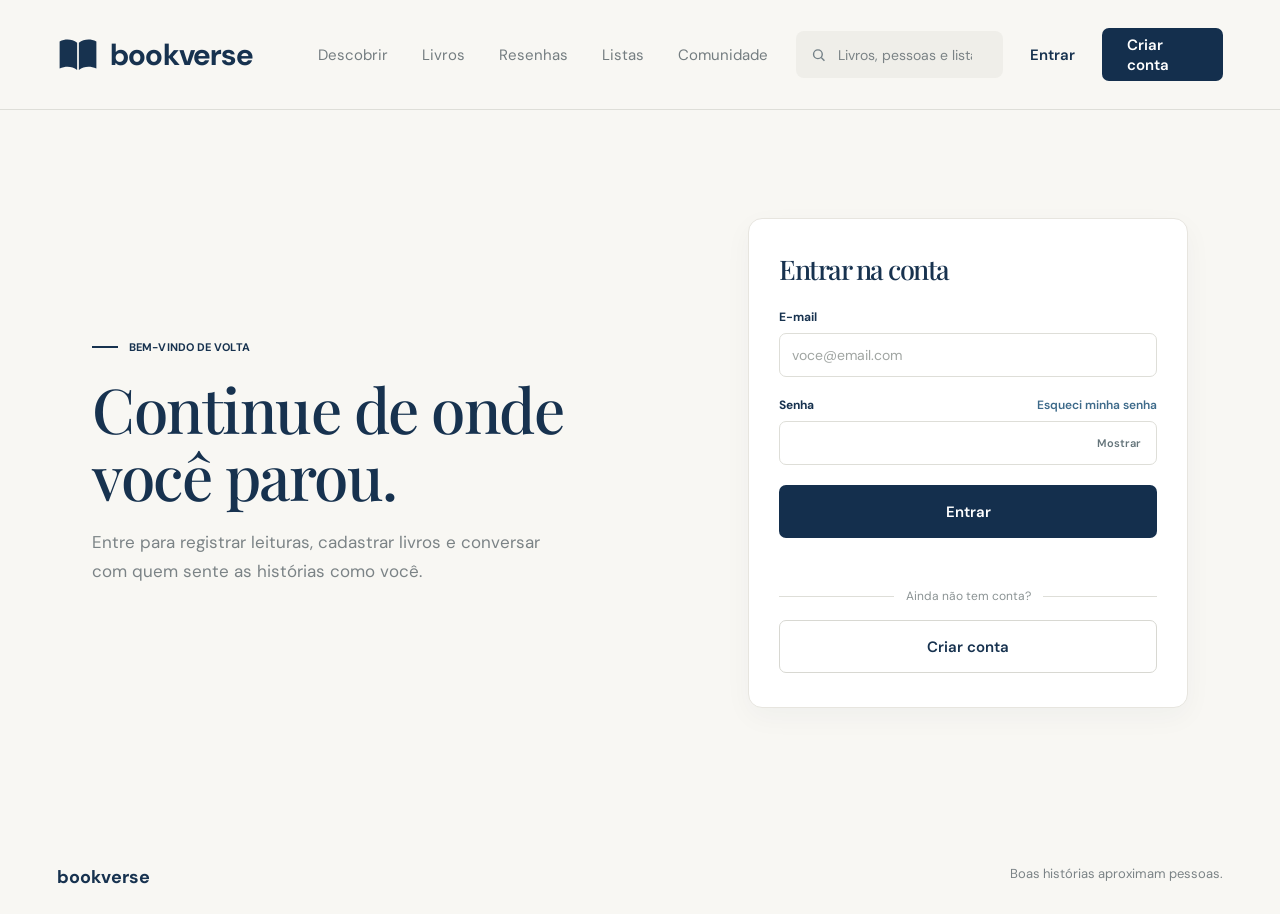
<file: index.html>
<!DOCTYPE html>
<html lang="pt-BR" class="auth-pending">
<head>
  <meta charset="UTF-8">
  <meta name="viewport" content="width=device-width, initial-scale=1.0">
  <meta name="description" content="BookVerse — descubra livros, registre suas leituras e encontre pessoas que amam histórias.">
  <title>BookVerse</title>
  <script src="acesso.js"></script>
  <link rel="preconnect" href="https://fonts.googleapis.com">
  <link rel="preconnect" href="https://fonts.gstatic.com" crossorigin>
  <link href="https://fonts.googleapis.com/css2?family=DM+Sans:wght@400;500;600;700&family=Playfair+Display:wght@400;500;600&display=swap" rel="stylesheet">
  <link rel="stylesheet" href="style.css">
  <link rel="stylesheet" href="reviews.css">
</head>
<body>
  <header class="site-header">
    <a class="brand" href="index.html" aria-label="BookVerse - página inicial">
      <svg class="brand-icon" viewBox="0 0 48 42" aria-hidden="true">
        <path d="M3 5.5C10.4 2.1 17.4 3 23 7v31c-5.6-4-12.6-4.9-20-1.5V5.5Z"/>
        <path d="M45 5.5C37.6 2.1 30.6 3 25 7v31c5.6-4 12.6-4.9 20-1.5V5.5Z"/>
      </svg>
      <span>bookverse</span>
    </a>

    <button class="menu-toggle" id="menuToggle" aria-label="Abrir menu" aria-expanded="false">
      <span></span><span></span><span></span>
    </button>

    <nav class="main-nav" id="mainNav">
      <a class="active" href="#inicio">Descobrir</a>
      <a href="#livros">Livros</a>
      <a href="reviews.html">Resenhas</a>
      <a href="#listas">Listas</a>
      <a href="#comunidade">Comunidade</a>
    </nav>

    <div class="header-actions">
      <label class="search-box">
        <svg viewBox="0 0 24 24" aria-hidden="true"><circle cx="10.8" cy="10.8" r="6.8"/><path d="m16 16 5 5"/></svg>
        <input id="siteSearch" type="search" placeholder="Livros, pessoas e listas" aria-label="Buscar livros, pessoas e listas">
      </label>
      <a class="login-link" href="login.html">Entrar</a>
      <a class="button button-small" href="cadastro.html">Criar conta</a>
    </div>
  </header>

  <main id="inicio">
    <section class="hero">
      <div class="hero-copy">
        <div class="eyebrow"><span></span> PARA QUEM VIVE ENTRE PÁGINAS</div>
        <h1>Toda leitura<br class="desktop-break"> merece uma boa<br class="desktop-break"> conversa.</h1>
        <p class="hero-description">Descubra seu próximo livro favorito, registre suas leituras e encontre pessoas que sentem as histórias como você.</p>
        <div class="hero-buttons">
          <a class="button button-primary" href="cadastro.html">Faça parte do Bookverse <span class="arrow">→</span></a>
          <a class="button button-secondary" href="#livros">Explorar livros</a>
        </div>
        <div class="social-proof">
          <div class="avatars" aria-hidden="true">
            <span class="avatar avatar-one">M</span>
            <span class="avatar avatar-two">J</span>
            <span class="avatar avatar-three">A</span>
          </div>
          <span>Boas histórias. Novas conexões. Seu lugar é aqui.</span>
        </div>
      </div>

      <div class="hero-art" aria-label="Destaque com livros para descobrir e avaliar">
        <div class="art-eyebrow"><span class="sparkle">✣</span> UM UNIVERSO DE HISTÓRIAS</div>
        <div class="orbit orbit-one"></div>
        <div class="orbit orbit-two"></div>
        <div class="books">
          <article class="book book-left">
            <div class="book-author">J.K. ROWLING</div>
            <div class="book-title">Harry Potter<br>e a Pedra<br>Filosofal</div>
            <div class="book-picture picture-left"><span>✦</span></div>
          </article>
          <article class="book book-center">
            <div class="book-author">ANTOINE DE SAINT-EXUPÉRY</div>
            <div class="book-title">O Pequeno<br>Príncipe</div>
            <div class="book-picture picture-center"><span>☼</span></div>
          </article>
          <article class="book book-right">
            <div class="book-author">JOHN GREEN</div>
            <div class="book-title">A Culpa é<br>das Estrelas</div>
            <div class="book-picture picture-right"><span>❀</span></div>
          </article>
        </div>
        <div class="review-card">
          <p class="review-card-label">SEU PRÓXIMO CAPÍTULO</p>
          <p>Descubra histórias e compartilhe sua opinião com a comunidade.</p>
          <a href="reviews.html">Escreva sua avaliação <span aria-hidden="true">→</span></a>
        </div>
      </div>
    </section>

    <section class="landing-reviews" id="avaliacoes" aria-labelledby="landingReviewsTitle">
      <div class="landing-reviews-heading">
        <div>
          <p class="eyebrow">RESENHAS DA COMUNIDADE</p>
          <h2 id="landingReviewsTitle">Leituras Compartilhadas</h2>
          <p>Descubra avaliações e resenhas da comunidade BookVerse.</p>
        </div>
        <a class="landing-reviews-link" href="reviews.html">Escrever sua resenha <span aria-hidden="true">→</span></a>
      </div>
      <div id="communityRealReviews" class="landing-reviews-grid" aria-label="Leituras compartilhadas pela comunidade"></div>
    </section>

    <section class="benefits" id="comunidade" aria-label="Benefícios do BookVerse">
      <div><span class="benefit-icon">♧</span> Guarde cada capítulo da sua vida</div>
      <div><span class="benefit-icon">☆</span> Avalie com seu próprio olhar</div>
      <div><span class="benefit-icon">▢</span> Encontre sua próxima conversa</div>
    </section>

    <section class="below-fold" id="livros">
      <p class="eyebrow">SEU PRÓXIMO CAPÍTULO COMEÇA AQUI</p>
      <h2>Histórias para descobrir.<br>Leituras para compartilhar.</h2>
      <p>Explore livros, crie suas listas e compartilhe suas impressões com a comunidade.</p>
      <div class="below-links" id="listas">
        <a href="#livros">Explorar livros</a>
        <a href="cadastro.html">Criar minha conta</a>
      </div>
    </section>
  </main>

  <footer>
    <span class="footer-brand">bookverse</span>
    <a class="footer-admin-link" id="adminBooksLink" href="cadastro_livro.html">Livros</a>
    <span>Boas histórias aproximam pessoas.</span>
  </footer>
  <dialog id="reviewDetailDialog" class="review-detail-dialog" aria-labelledby="reviewDetailTitle">
    <div class="review-detail-shell">
      <button class="review-detail-close" type="button" aria-label="Fechar detalhes">×</button>
      <div id="reviewDetailContent"></div>
    </div>
  </dialog>
  <script src="script.js"></script>
  <script src="reviews.js"></script>
</body>
</html>
</file>
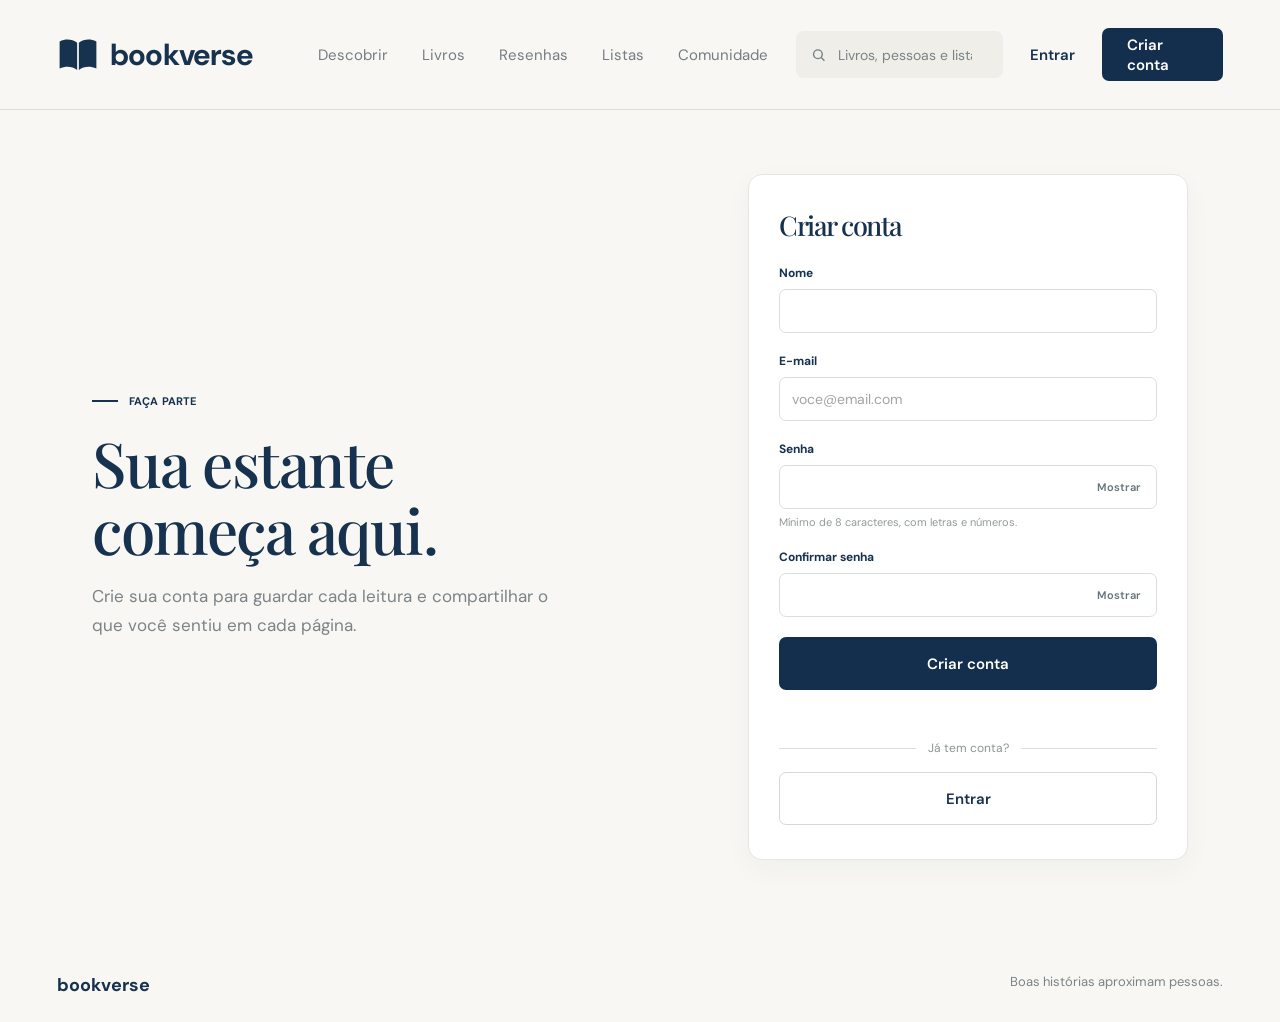
<file: cadastro.html>
<!DOCTYPE html>
<html lang="pt-BR">
<head>
  <meta charset="UTF-8">
  <meta name="viewport" content="width=device-width, initial-scale=1.0">
  <title>Criar conta | BookVerse</title>
  <link rel="preconnect" href="https://fonts.googleapis.com">
  <link rel="preconnect" href="https://fonts.gstatic.com" crossorigin>
  <link href="https://fonts.googleapis.com/css2?family=DM+Sans:wght@400;500;600;700&family=Playfair+Display:wght@400;500;600&display=swap" rel="stylesheet">
  <link rel="stylesheet" href="style.css">
  <link rel="stylesheet" href="auth.css">
</head>
<body>
  <header class="site-header">
    <a class="brand" href="index.html" aria-label="BookVerse - página inicial">
      <svg class="brand-icon" viewBox="0 0 48 42" aria-hidden="true">
        <path d="M3 5.5C10.4 2.1 17.4 3 23 7v31c-5.6-4-12.6-4.9-20-1.5V5.5Z"/>
        <path d="M45 5.5C37.6 2.1 30.6 3 25 7v31c5.6-4 12.6-4.9 20-1.5V5.5Z"/>
      </svg>
      <span>bookverse</span>
    </a>

    <button class="menu-toggle" id="menuToggle" aria-label="Abrir menu" aria-expanded="false">
      <span></span><span></span><span></span>
    </button>

    <nav class="main-nav" id="mainNav">
      <a href="index.html#inicio">Descobrir</a>
      <a href="index.html#livros">Livros</a>
      <a href="reviews.html">Resenhas</a>
      <a href="index.html#listas">Listas</a>
      <a href="index.html#comunidade">Comunidade</a>
    </nav>

    <div class="header-actions">
      <label class="search-box">
        <svg viewBox="0 0 24 24" aria-hidden="true"><circle cx="10.8" cy="10.8" r="6.8"/><path d="m16 16 5 5"/></svg>
        <input id="siteSearch" type="search" placeholder="Livros, pessoas e listas" aria-label="Buscar livros, pessoas e listas">
      </label>
      <a class="login-link" href="login.html">Entrar</a>
      <a class="button button-small" href="cadastro.html">Criar conta</a>
    </div>
  </header>

  <main class="auth-page">
    <div class="auth-intro">
      <div class="eyebrow"><span></span> FAÇA PARTE</div>
      <h1>Sua estante<br class="desktop-break"> começa aqui.</h1>
      <p>Crie sua conta para guardar cada leitura e compartilhar o que você sentiu em cada página.</p>
    </div>

    <section class="auth-card" aria-labelledby="titulo-card">
      <h2 id="titulo-card">Criar conta</h2>

      <form id="form-conta" novalidate>
        <div class="field">
          <label class="field-label" for="nome">Nome</label>
          <input id="nome" name="nome" type="text" maxlength="80" autocomplete="name" required>
          <p class="field-error" data-erro="nome" role="alert"></p>
        </div>

        <div class="field">
          <label class="field-label" for="email">E-mail</label>
          <input id="email" name="email" type="email" autocomplete="email" placeholder="voce@email.com" required>
          <p class="field-error" data-erro="email" role="alert"></p>
        </div>

        <div class="field">
          <label class="field-label" for="senha">Senha</label>
          <div class="password-wrap">
            <input id="senha" name="senha" type="password" autocomplete="new-password" required>
            <button type="button" class="toggle-password" data-alvo="senha" aria-label="Mostrar senha" aria-pressed="false">Mostrar</button>
          </div>
          <p class="field-hint">Mínimo de 8 caracteres, com letras e números.</p>
          <p class="field-error" data-erro="senha" role="alert"></p>
        </div>

        <div class="field">
          <label class="field-label" for="confirmar">Confirmar senha</label>
          <div class="password-wrap">
            <input id="confirmar" name="confirmar" type="password" autocomplete="new-password" required>
            <button type="button" class="toggle-password" data-alvo="confirmar" aria-label="Mostrar senha" aria-pressed="false">Mostrar</button>
          </div>
          <p class="field-error" data-erro="confirmar" role="alert"></p>
        </div>

        <button type="submit" id="btn-criar" class="button button-primary">Criar conta</button>
        <p id="mensagem" class="form-message" role="status"></p>
      </form>

      <div class="auth-divider"><span>Já tem conta?</span></div>
      <a class="button button-secondary" href="login.html">Entrar</a>
    </section>
  </main>

  <footer>
    <span class="footer-brand">bookverse</span>
    <span>Boas histórias aproximam pessoas.</span>
  </footer>

  <script src="auth_comum.js"></script>
  <script src="cadastro.js"></script>
  <script src="script.js"></script>
</body>
</html>
</file>
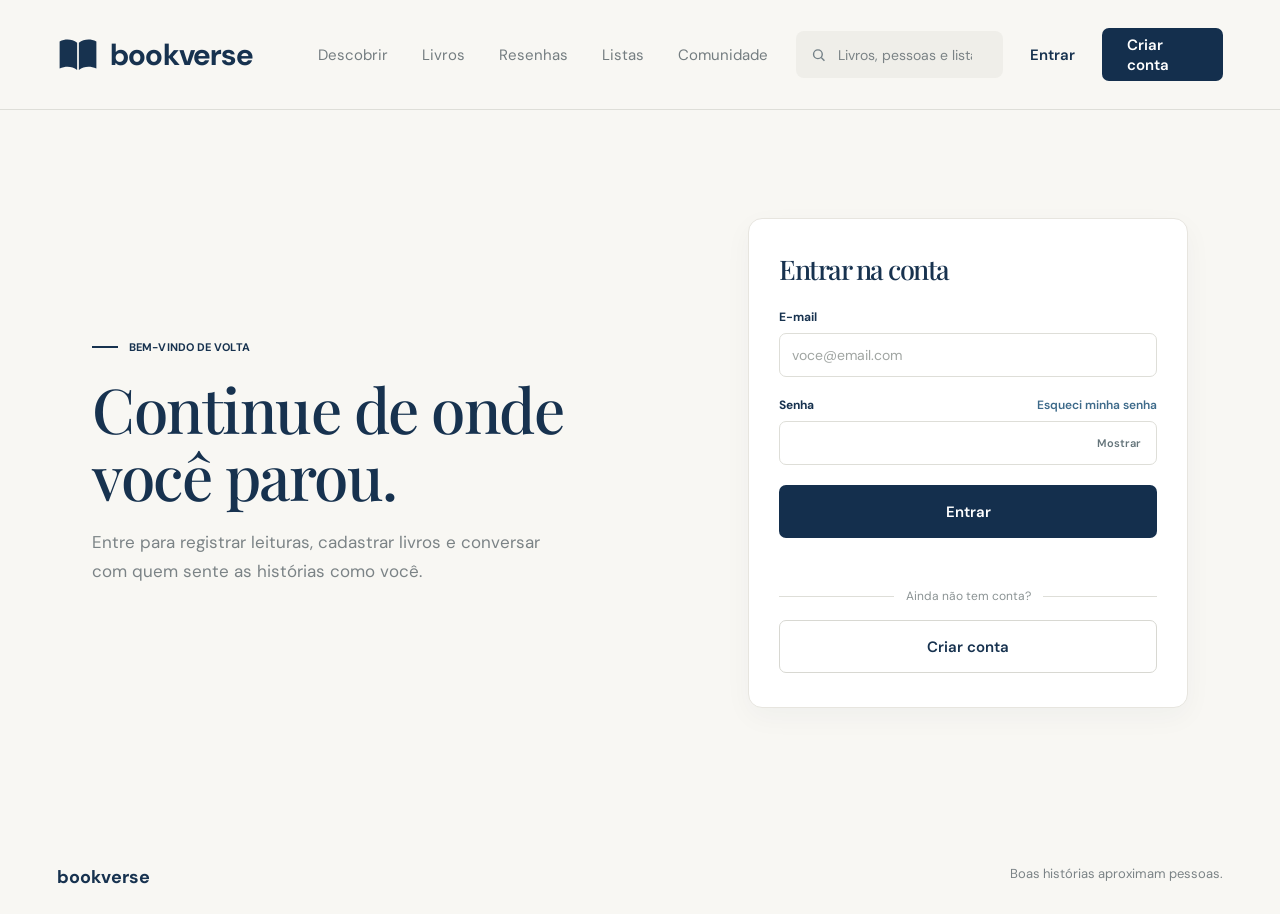
<file: cadastro_livro.html>
<!DOCTYPE html>
<html lang="pt-BR">
<head>
  <meta charset="UTF-8">
  <meta name="viewport" content="width=device-width, initial-scale=1">
  <title>Cadastrar livro | BookVerse</title>
  <script src="acesso.js"></script>
  <script>
    const adminBooksAccessKey = "bookverse:admin-books-access";
    const hasTemporaryAccess = window.sessionStorage.getItem(adminBooksAccessKey) === "true";
    window.sessionStorage.removeItem(adminBooksAccessKey);

    function showAdminBooksPage() {
      document.addEventListener("DOMContentLoaded", () => {
        document.body.hidden = false;
      });
    }

    if (window.bookVerseAuthenticated) {
      if (hasTemporaryAccess) {
        showAdminBooksPage();
      } else {
        window.alert("Esta página é exclusiva para administradores do site.");
        const password = window.prompt("Digite a senha de administrador:");

        if (password === "admin") {
          showAdminBooksPage();
        } else {
          window.alert("Senha incorreta. Acesso não autorizado.");
          window.location.replace("index.html");
        }
      }
    }
  </script>
  <link rel="preconnect" href="https://fonts.googleapis.com">
  <link rel="preconnect" href="https://fonts.gstatic.com" crossorigin>
  <link href="https://fonts.googleapis.com/css2?family=DM+Sans:wght@400;500;600;700&family=Playfair+Display:wght@400;500;600&display=swap" rel="stylesheet">
  <link rel="stylesheet" href="style.css">
  <link rel="stylesheet" href="cadastro_livro.css">
</head>
<body hidden>

  <header class="site-header">
    <a class="brand" href="index.html" aria-label="BookVerse - página inicial">
      <svg class="brand-icon" viewBox="0 0 48 42" aria-hidden="true">
        <path d="M3 5.5C10.4 2.1 17.4 3 23 7v31c-5.6-4-12.6-4.9-20-1.5V5.5Z"/>
        <path d="M45 5.5C37.6 2.1 30.6 3 25 7v31c5.6-4 12.6-4.9 20-1.5V5.5Z"/>
      </svg>
      <span>bookverse</span>
    </a>

    <button class="menu-toggle" id="menuToggle" aria-label="Abrir menu" aria-expanded="false">
      <span></span><span></span><span></span>
    </button>

    <nav class="main-nav" id="mainNav">
      <a href="index.html#inicio">Descobrir</a>
      <a class="active" href="index.html#livros">Livros</a>
      <a href="reviews.html">Resenhas</a>
      <a href="index.html#listas">Listas</a>
      <a href="index.html#comunidade">Comunidade</a>
    </nav>

    <div class="header-actions">
      <label class="search-box">
        <svg viewBox="0 0 24 24" aria-hidden="true"><circle cx="10.8" cy="10.8" r="6.8"/><path d="m16 16 5 5"/></svg>
        <input id="siteSearch" type="search" placeholder="Livros, pessoas e listas" aria-label="Buscar livros, pessoas e listas">
      </label>
      <a class="login-link" href="login.html">Entrar</a>
      <a class="button button-small" href="cadastro.html">Criar conta</a>
    </div>
  </header>

  <main class="cad-page">
    <section class="cad-intro">
      <div class="eyebrow"><span></span> CATÁLOGO</div>
      <h1>Cadastre um livro</h1>
      <p>Preencha os dados abaixo para adicionar um título ao catálogo do BookVerse.</p>
    </section>

    <div class="cad-workspace">
      <form id="form-livro" class="cad-form" novalidate>
        <div class="field">
          <label class="field-label" for="titulo">Título</label>
          <input id="titulo" name="titulo" type="text" maxlength="120" required autocomplete="off">
          <p class="field-error" data-erro="titulo"></p>
        </div>

        <div class="field">
          <label class="field-label" for="autor">Autor</label>
          <input id="autor" name="autor" type="text" maxlength="80" required autocomplete="off">
          <p class="field-error" data-erro="autor"></p>
        </div>

        <div class="field-row">
          <div class="field">
            <label class="field-label" for="genero">Gênero</label>
            <select id="genero" name="genero" required>
              <option value="">Selecione</option>
              <option>Romance</option>
              <option>Fantasia</option>
              <option>Ficção científica</option>
              <option>Suspense</option>
              <option>Terror</option>
              <option>Biografia</option>
              <option>História</option>
              <option>Tecnologia</option>
              <option>Autoajuda</option>
              <option>Outro</option>
            </select>
            <p class="field-error" data-erro="genero"></p>
          </div>

          <div class="field">
            <label class="field-label" for="isbn">ISBN</label>
            <input id="isbn" name="isbn" type="text" inputmode="numeric" placeholder="978-85-359-0277-5" maxlength="17" required autocomplete="off">
            <p class="field-error" data-erro="isbn"></p>
          </div>
        </div>

        <div class="field">
          <label class="field-label" for="descricao">Descrição</label>
          <textarea id="descricao" name="descricao" maxlength="500" rows="5" placeholder="Sobre o que é o livro?"></textarea>
          <div class="form-meta"><span>Opcional</span><span id="contador">0/500</span></div>
        </div>

        <div class="field">
          <span class="field-label" id="rotulo-capa">Capa</span>
          <label class="cover-drop" for="capa">
            <img id="capa-preview" alt="Pré-visualização da capa" hidden>
            <span id="capa-texto">Escolher imagem (JPG ou PNG, até 3 MB)</span>
          </label>
          <input id="capa" name="capa" type="file" accept="image/png,image/jpeg,image/webp" class="visually-hidden" aria-labelledby="rotulo-capa">
          <button type="button" id="remover-capa" class="link-button" hidden>Remover capa</button>
          <p class="field-error" data-erro="capa"></p>
        </div>

        <div class="form-actions">
          <button type="submit" id="btn-salvar" class="button button-primary">Salvar livro</button>
          <button type="reset" id="btn-limpar" class="cancel-button">Limpar</button>
        </div>
        <p id="mensagem" class="form-message" role="status"></p>
      </form>

      <section class="cad-list" aria-labelledby="titulo-lista">
        <div class="list-heading">
          <h2 id="titulo-lista">Livros cadastrados <span id="total">0</span></h2>
        </div>
        <p id="lista-vazia" class="list-empty">Nenhum livro ainda. Cadastre o primeiro ao lado.</p>
        <ul id="lista-livros" class="book-list"></ul>
      </section>
    </div>
  </main>

  <footer>
    <span class="footer-brand">bookverse</span>
    <span>Boas histórias aproximam pessoas.</span>
  </footer>

  <script src="cadastro_livro.js"></script>
  <script src="script.js"></script>
</body>
</html>
</file>
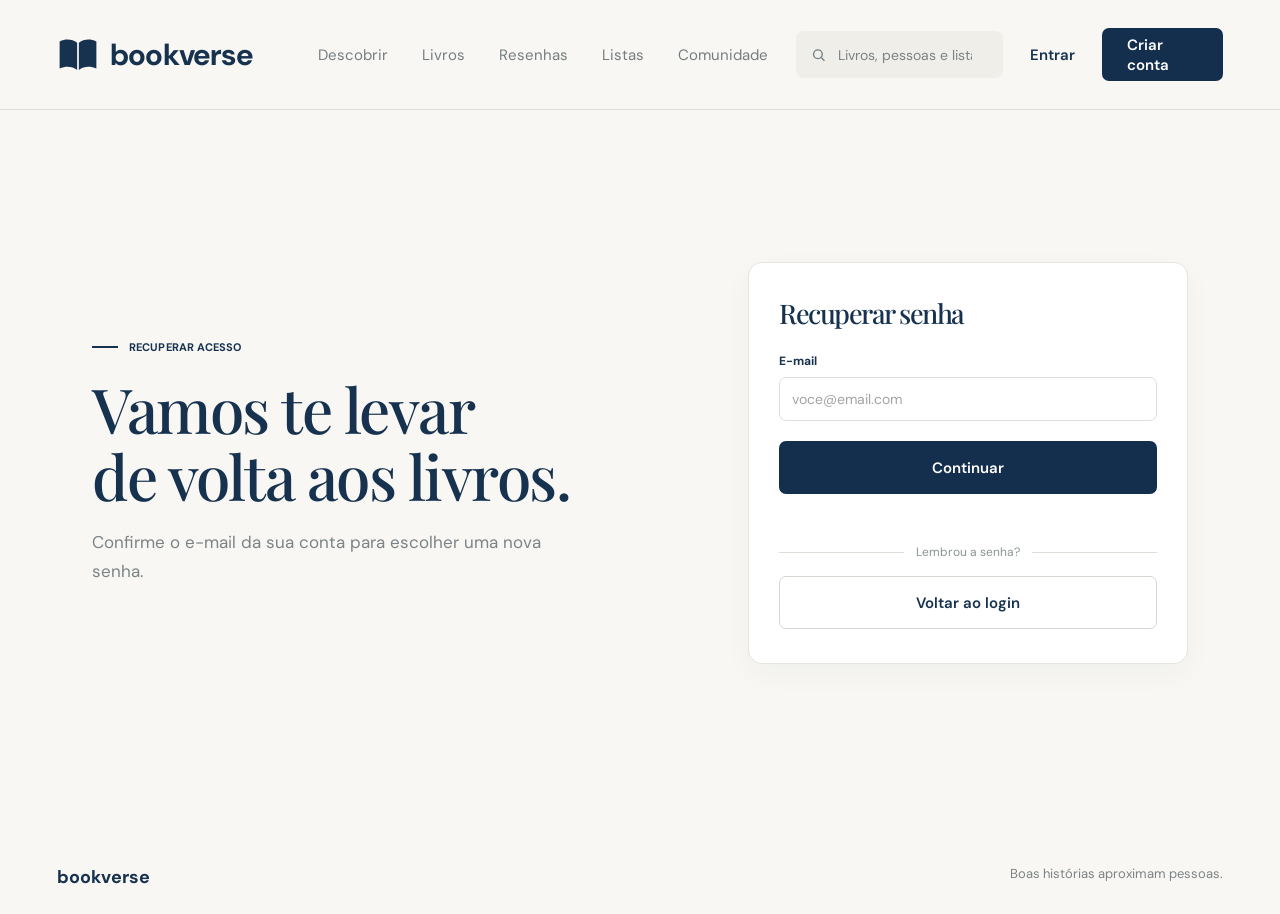
<file: esqueci_senha.html>
<!DOCTYPE html>
<html lang="pt-BR">
<head>
  <meta charset="UTF-8">
  <meta name="viewport" content="width=device-width, initial-scale=1.0">
  <title>Recuperar senha | BookVerse</title>
  <link rel="preconnect" href="https://fonts.googleapis.com">
  <link rel="preconnect" href="https://fonts.gstatic.com" crossorigin>
  <link href="https://fonts.googleapis.com/css2?family=DM+Sans:wght@400;500;600;700&family=Playfair+Display:wght@400;500;600&display=swap" rel="stylesheet">
  <link rel="stylesheet" href="style.css">
  <link rel="stylesheet" href="auth.css">
</head>
<body>
  <header class="site-header">
    <a class="brand" href="index.html" aria-label="BookVerse - página inicial">
      <svg class="brand-icon" viewBox="0 0 48 42" aria-hidden="true">
        <path d="M3 5.5C10.4 2.1 17.4 3 23 7v31c-5.6-4-12.6-4.9-20-1.5V5.5Z"/>
        <path d="M45 5.5C37.6 2.1 30.6 3 25 7v31c5.6-4 12.6-4.9 20-1.5V5.5Z"/>
      </svg>
      <span>bookverse</span>
    </a>

    <button class="menu-toggle" id="menuToggle" aria-label="Abrir menu" aria-expanded="false">
      <span></span><span></span><span></span>
    </button>

    <nav class="main-nav" id="mainNav">
      <a href="index.html#inicio">Descobrir</a>
      <a href="index.html#livros">Livros</a>
      <a href="reviews.html">Resenhas</a>
      <a href="index.html#listas">Listas</a>
      <a href="index.html#comunidade">Comunidade</a>
    </nav>

    <div class="header-actions">
      <label class="search-box">
        <svg viewBox="0 0 24 24" aria-hidden="true"><circle cx="10.8" cy="10.8" r="6.8"/><path d="m16 16 5 5"/></svg>
        <input id="siteSearch" type="search" placeholder="Livros, pessoas e listas" aria-label="Buscar livros, pessoas e listas">
      </label>
      <a class="login-link" href="login.html">Entrar</a>
      <a class="button button-small" href="cadastro.html">Criar conta</a>
    </div>
  </header>

  <main class="auth-page">
    <div class="auth-intro">
      <div class="eyebrow"><span></span> RECUPERAR ACESSO</div>
      <h1>Vamos te levar<br class="desktop-break"> de volta aos livros.</h1>
      <p id="texto-etapa">Confirme o e-mail da sua conta para escolher uma nova senha.</p>
    </div>

    <section class="auth-card" aria-labelledby="titulo-card">
      <h2 id="titulo-card">Recuperar senha</h2>

      <form id="form-recuperar" novalidate>
        <div class="field">
          <label class="field-label" for="email">E-mail</label>
          <input id="email" name="email" type="email" autocomplete="email" placeholder="voce@email.com" required>
          <p class="field-error" data-erro="email" role="alert"></p>
        </div>

        <div id="etapa-nova-senha" hidden>
          <div class="field">
            <label class="field-label" for="senha">Nova senha</label>
            <div class="password-wrap">
              <input id="senha" name="senha" type="password" autocomplete="new-password">
              <button type="button" class="toggle-password" data-alvo="senha" aria-label="Mostrar senha" aria-pressed="false">Mostrar</button>
            </div>
            <p class="field-hint">Mínimo de 8 caracteres, com letras e números.</p>
            <p class="field-error" data-erro="senha" role="alert"></p>
          </div>

          <div class="field">
            <label class="field-label" for="confirmar">Confirmar nova senha</label>
            <div class="password-wrap">
              <input id="confirmar" name="confirmar" type="password" autocomplete="new-password">
              <button type="button" class="toggle-password" data-alvo="confirmar" aria-label="Mostrar senha" aria-pressed="false">Mostrar</button>
            </div>
            <p class="field-error" data-erro="confirmar" role="alert"></p>
          </div>
        </div>

        <button type="submit" id="btn-recuperar" class="button button-primary">Continuar</button>
        <p id="mensagem" class="form-message" role="status"></p>
      </form>

      <div class="auth-divider"><span>Lembrou a senha?</span></div>
      <a class="button button-secondary" href="login.html">Voltar ao login</a>
    </section>
  </main>

  <footer>
    <span class="footer-brand">bookverse</span>
    <span>Boas histórias aproximam pessoas.</span>
  </footer>

  <script src="auth_comum.js"></script>
  <script src="esqueci_senha.js"></script>
  <script src="script.js"></script>
</body>
</html>
</file>
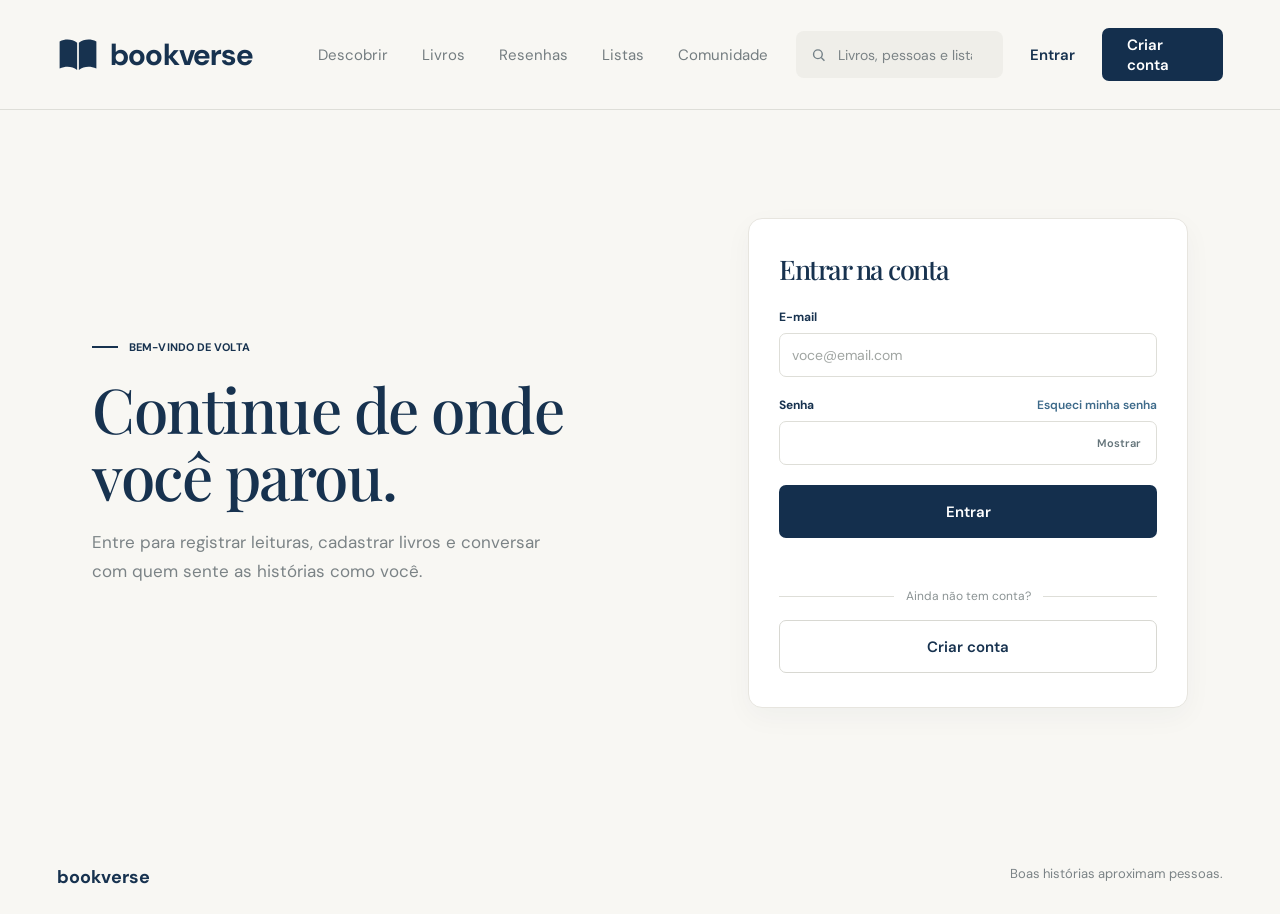
<file: login.html>
<!DOCTYPE html>
<html lang="pt-BR">
<head>
  <meta charset="UTF-8">
  <meta name="viewport" content="width=device-width, initial-scale=1.0">
  <title>Entrar | BookVerse</title>
  <link rel="preconnect" href="https://fonts.googleapis.com">
  <link rel="preconnect" href="https://fonts.gstatic.com" crossorigin>
  <link href="https://fonts.googleapis.com/css2?family=DM+Sans:wght@400;500;600;700&family=Playfair+Display:wght@400;500;600&display=swap" rel="stylesheet">
  <link rel="stylesheet" href="style.css">
  <link rel="stylesheet" href="auth.css">
</head>
<body>
  <header class="site-header">
    <a class="brand" href="index.html" aria-label="BookVerse - página inicial">
      <svg class="brand-icon" viewBox="0 0 48 42" aria-hidden="true">
        <path d="M3 5.5C10.4 2.1 17.4 3 23 7v31c-5.6-4-12.6-4.9-20-1.5V5.5Z"/>
        <path d="M45 5.5C37.6 2.1 30.6 3 25 7v31c5.6-4 12.6-4.9 20-1.5V5.5Z"/>
      </svg>
      <span>bookverse</span>
    </a>

    <button class="menu-toggle" id="menuToggle" aria-label="Abrir menu" aria-expanded="false">
      <span></span><span></span><span></span>
    </button>

    <nav class="main-nav" id="mainNav">
      <a href="index.html#inicio">Descobrir</a>
      <a href="index.html#livros">Livros</a>
      <a href="reviews.html">Resenhas</a>
      <a href="index.html#listas">Listas</a>
      <a href="index.html#comunidade">Comunidade</a>
    </nav>

    <div class="header-actions">
      <label class="search-box">
        <svg viewBox="0 0 24 24" aria-hidden="true"><circle cx="10.8" cy="10.8" r="6.8"/><path d="m16 16 5 5"/></svg>
        <input id="siteSearch" type="search" placeholder="Livros, pessoas e listas" aria-label="Buscar livros, pessoas e listas">
      </label>
      <a class="login-link" href="login.html">Entrar</a>
      <a class="button button-small" href="cadastro.html">Criar conta</a>
    </div>
  </header>

  <main class="auth-page">
    <div class="auth-intro">
      <div class="eyebrow"><span></span> BEM-VINDO DE VOLTA</div>
      <h1>Continue de onde<br class="desktop-break"> você parou.</h1>
      <p>Entre para registrar leituras, cadastrar livros e conversar com quem sente as histórias como você.</p>
    </div>

    <section class="auth-card" aria-labelledby="titulo-card">
      <h2 id="titulo-card">Entrar na conta</h2>

      <form id="form-login" novalidate>
        <div class="field">
          <label class="field-label" for="email">E-mail</label>
          <input id="email" name="email" type="email" autocomplete="email" placeholder="voce@email.com" required>
          <p class="field-error" data-erro="email" role="alert"></p>
        </div>

        <div class="field">
          <div class="label-row">
            <label class="field-label" for="senha">Senha</label>
            <a class="link-small" href="esqueci_senha.html">Esqueci minha senha</a>
          </div>
          <div class="password-wrap">
            <input id="senha" name="senha" type="password" autocomplete="current-password" required>
            <button type="button" class="toggle-password" data-alvo="senha" aria-label="Mostrar senha" aria-pressed="false">Mostrar</button>
          </div>
          <p class="field-error" data-erro="senha" role="alert"></p>
        </div>

        <button type="submit" id="btn-entrar" class="button button-primary">Entrar</button>
        <p id="mensagem" class="form-message" role="status"></p>
      </form>

      <div class="auth-divider"><span>Ainda não tem conta?</span></div>
      <a class="button button-secondary" href="cadastro.html">Criar conta</a>
    </section>
  </main>

  <footer>
    <span class="footer-brand">bookverse</span>
    <span>Boas histórias aproximam pessoas.</span>
  </footer>

  <script src="auth_comum.js"></script>
  <script src="login.js"></script>
  <script src="script.js"></script>
</body>
</html>
</file>
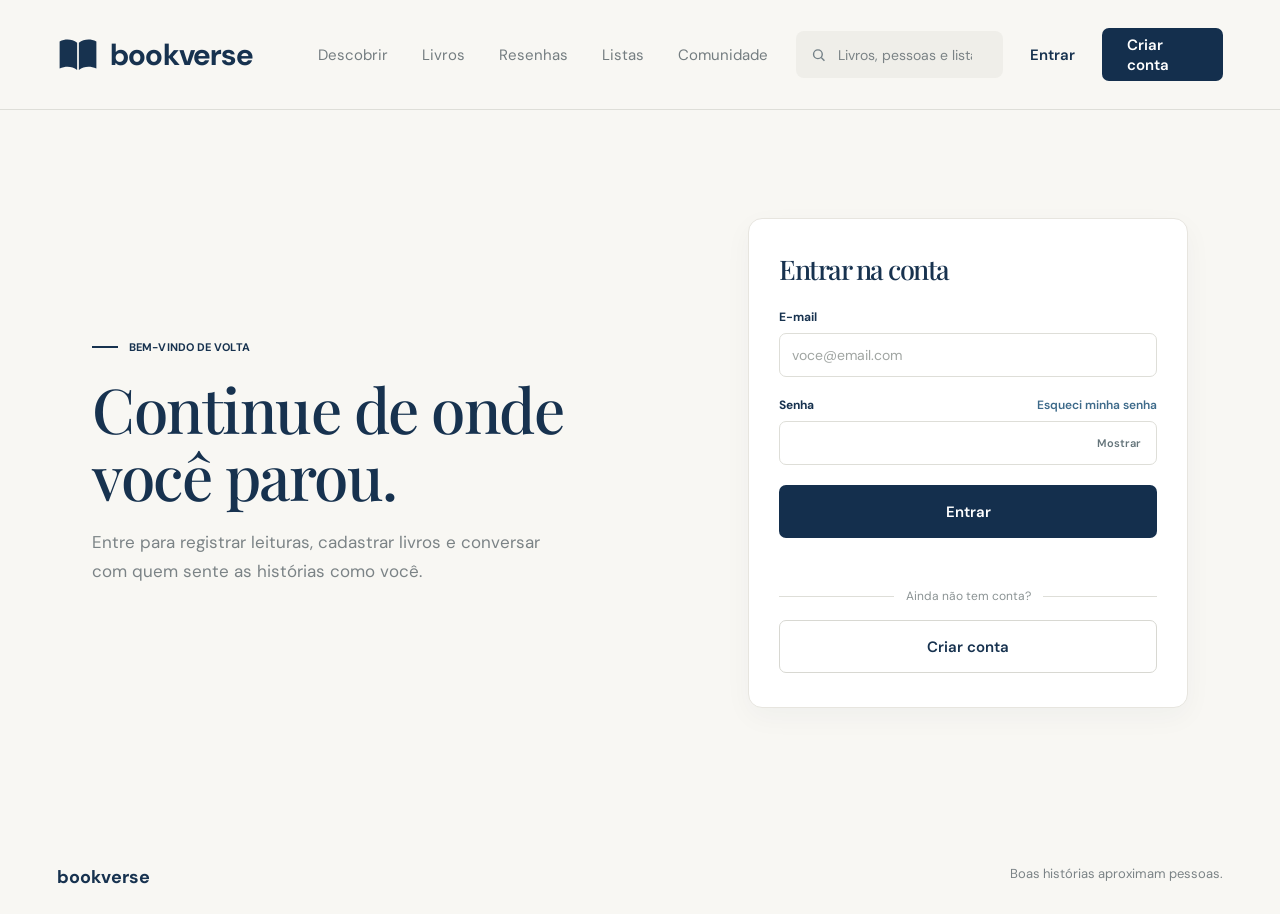
<file: reviews.html>
<!DOCTYPE html>
<html lang="pt-BR" class="auth-pending">
<head>
  <meta charset="UTF-8">
  <meta name="viewport" content="width=device-width, initial-scale=1.0">
  <meta name="description" content="Leia e compartilhe resenhas de livros na comunidade BookVerse.">
  <title>BookVerse | Resenhas e avaliações</title>
  <script src="acesso.js"></script>
  <link rel="preconnect" href="https://fonts.googleapis.com">
  <link rel="preconnect" href="https://fonts.gstatic.com" crossorigin>
  <link href="https://fonts.googleapis.com/css2?family=DM+Sans:wght@400;500;600;700&family=Playfair+Display:wght@400;500;600&display=swap" rel="stylesheet">
  <link rel="stylesheet" href="style.css">
  <link rel="stylesheet" href="reviews.css">
</head>
<body>
  <header class="site-header reviews-header">
    <a class="brand" href="index.html" aria-label="BookVerse - página inicial">
      <svg class="brand-icon" viewBox="0 0 48 42" aria-hidden="true">
        <path d="M3 5.5C10.4 2.1 17.4 3 23 7v31c-5.6-4-12.6-4.9-20-1.5V5.5Z"/>
        <path d="M45 5.5C37.6 2.1 30.6 3 25 7v31c5.6-4 12.6-4.9 20-1.5V5.5Z"/>
      </svg>
      <span>bookverse</span>
    </a>
    <nav class="reviews-nav" aria-label="Navegação principal">
      <a href="index.html">Descobrir</a>
      <a href="index.html#livros">Livros</a>
      <a class="active" href="reviews.html" aria-current="page">Resenhas</a>
    </nav>
    <a class="back-link" href="index.html">Voltar ao início <span aria-hidden="true">→</span></a>
  </header>

  <main class="reviews-page">
    <section class="reviews-intro">
      <div>
        <p class="eyebrow"><span></span> CLUBE DE LEITURA BOOKVERSE</p>
        <h1>Uma boa história<br>continua na conversa.</h1>
        <p class="intro-copy">Descubra o que outros leitores sentiram, avalie suas leituras e compartilhe sua própria perspectiva.</p>
      </div>
      <div class="intro-note" aria-hidden="true">
        <span class="note-stars">★★★★★</span>
        <p>Leituras diferentes.<br>Conversas que ficam.</p>
        <span class="note-mark">“</span>
      </div>
    </section>

    <section class="reviews-showcase" aria-labelledby="feedTitle">
      <div class="feed-heading">
        <div>
          <p class="section-kicker">VOZES DA COMUNIDADE</p>
          <h2 id="feedTitle">Vitrine de Avaliações</h2>
          <p class="feed-intro">Descubra o que outros leitores estão achando de suas leituras.</p>
        </div>
        <button class="refresh-button" id="refreshReviews" type="button" aria-label="Atualizar avaliações" title="Atualizar avaliações">↻</button>
      </div>
      <div class="feed-filters">
        <label class="filter-search">
          <span>Livro</span>
          <input id="reviewBookSearch" type="search" placeholder="Pesquisar título do livro" autocomplete="off">
        </label>
        <label class="filter-search">
          <span>Leitor</span>
          <input id="reviewAuthorSearch" type="search" placeholder="Pesquisar nome do leitor" autocomplete="off">
        </label>
        <label>
          <span>Nota</span>
          <select id="ratingFilter">
            <option value="">Todas</option>
            <option value="5">5 estrelas</option>
            <option value="4">4 estrelas</option>
            <option value="3">3 estrelas</option>
            <option value="2">2 estrelas</option>
            <option value="1">1 estrela</option>
          </select>
        </label>
        <label>
          <span>Ordenar</span>
          <select id="reviewSort">
            <option value="newest">Mais recentes</option>
            <option value="oldest">Mais antigas</option>
          </select>
        </label>
        <label>
          <span>Mostrar</span>
          <select id="reviewFilter">
            <option value="all">Todas</option>
            <option value="mine">Minhas avaliações</option>
          </select>
        </label>
        <label>
          <span>Livro do catálogo</span>
          <select id="bookFilter">
            <option value="">Todos os livros</option>
          </select>
        </label>
      </div>
      <p id="bookRatingSummary" class="book-rating-summary" role="status" aria-live="polite"></p>
      <div id="reviewsStatus" class="reviews-status" role="status" aria-live="polite"></div>
      <div id="reviewsList" class="reviews-list"></div>
      <button id="loadMoreReviews" class="load-more-reviews" type="button" hidden>Carregar mais avaliações</button>
    </section>

    <section class="write-review-section" aria-labelledby="writeReviewHeading">
      <div class="write-review-intro">
        <p class="section-kicker">SUA LEITURA, SUAS PALAVRAS</p>
        <h2 id="writeReviewHeading">Escrever uma avaliação</h2>
        <p>Compartilhe sua opinião e ajude outros leitores a encontrar sua próxima história.</p>
      </div>
      <aside class="review-composer">
        <div class="composer-heading">
          <span class="composer-icon" aria-hidden="true">✎</span>
          <div>
            <p class="section-kicker">PUBLICAÇÃO DA COMUNIDADE</p>
            <h3 id="formTitle">Nova avaliação</h3>
          </div>
        </div>
        <form id="reviewForm">
          <label class="field-label" for="bookSearch">Escolha um livro do catálogo</label>
          <input id="bookSearch" type="search" placeholder="Pesquisar por título ou autor" autocomplete="off" aria-controls="bookSearchResults">
          <div id="bookSearchResults" class="book-search-results" role="listbox" aria-label="Livros disponíveis no catálogo">
            <p class="book-search-status"></p>
          </div>
          <div id="selectedBook" class="selected-book" hidden>
            <span id="selectedBookCover"></span>
            <span id="selectedBookLabel"></span>
            <button id="changeBook" class="change-book-button" type="button">Trocar livro</button>
          </div>
          <select id="bookSelect" name="bookId" aria-hidden="true" tabindex="-1">
            <option value="">Selecione um livro</option>
          </select>

          <div id="reviewEditor" hidden>
            <fieldset class="rating-field">
              <legend class="field-label">Sua avaliação</legend>
              <div class="rating-picker" role="radiogroup" aria-label="Escolha uma nota de 1 a 5 estrelas">
                <input type="radio" name="rating" id="rating-5" value="5" required>
                <label for="rating-5" aria-label="5 estrelas" title="5 estrelas">★</label>
                <input type="radio" name="rating" id="rating-4" value="4">
                <label for="rating-4" aria-label="4 estrelas" title="4 estrelas">★</label>
                <input type="radio" name="rating" id="rating-3" value="3">
                <label for="rating-3" aria-label="3 estrelas" title="3 estrelas">★</label>
                <input type="radio" name="rating" id="rating-2" value="2">
                <label for="rating-2" aria-label="2 estrelas" title="2 estrelas">★</label>
                <input type="radio" name="rating" id="rating-1" value="1">
                <label for="rating-1" aria-label="1 estrela" title="1 estrela">★</label>
                <span id="ratingHint" class="rating-hint">Selecione de 1 a 5</span>
              </div>
            </fieldset>

            <label class="field-label" for="reviewTitle">Título da avaliação</label>
            <input id="reviewTitle" name="tituloResenha" type="text" maxlength="120" required placeholder="Dê um título à sua opinião">

            <label class="field-label" for="reviewText">Sua opinião</label>
            <textarea id="reviewText" name="text" rows="6" maxlength="5000" required placeholder="O que você achou da história, dos personagens ou da escrita?"></textarea>
            <div class="form-meta"><span id="characterCount">0/5000</span><span>Escreva entre 1 e 5.000 caracteres</span></div>

            <label class="spoiler-choice" for="spoilerCheck">
              <input id="spoilerCheck" type="checkbox" name="containsSpoilers">
              <span class="custom-check" aria-hidden="true"></span>
              <span>Esta avaliação contém spoilers</span>
            </label>

            <div class="form-actions">
              <button class="publish-button" id="submitReview" type="submit">Publicar avaliação <span aria-hidden="true">→</span></button>
              <button class="cancel-button" id="cancelEdit" type="button" hidden>Cancelar edição</button>
            </div>
          </div>
          <p id="authHint" class="auth-hint" hidden>Entre na sua conta para publicar e gerenciar suas avaliações.</p>
          <p id="formMessage" class="form-message" role="status" aria-live="polite" hidden></p>
        </form>
      </aside>
    </section>
  </main>

  <footer class="reviews-footer">
    <a class="footer-brand" href="index.html">bookverse</a>
    <span>Boas histórias aproximam pessoas.</span>
  </footer>

  <dialog id="reviewDetailDialog" class="review-detail-dialog" aria-labelledby="reviewDetailTitle">
    <div class="review-detail-shell">
      <button class="review-detail-close" type="button" aria-label="Fechar detalhes">×</button>
      <div id="reviewDetailContent"></div>
    </div>
  </dialog>

  <script src="reviews.js"></script>
</body>
</html>
</file>
<file: style.css>
:root {
  --navy: #17324f;
  --navy-dark: #142f4d;
  --paper: #f8f7f3;
  --muted: #7b8386;
  --line: #deded8;
  --panel: #e5edf1;
  --white: #fff;
}
* { box-sizing: border-box; }
html { scroll-behavior: smooth; }
body {
  margin: 0;
  background: var(--paper);
  color: var(--navy);
  font-family: "DM Sans", Arial, sans-serif;
}
a { color: inherit; text-decoration: none; }
.site-header {
  min-height: 110px;
  padding: 0 4.45%;
  display: grid;
  grid-template-columns: 1fr auto 1fr;
  align-items: center;
  gap: 28px;
  border-bottom: 1px solid var(--line);
}
.brand { display: inline-flex; align-items: center; gap: 11px; width: max-content; font-size: 30px; font-weight: 700; letter-spacing: -.8px; }
.brand-icon { width: 42px; height: 38px; fill: var(--navy); }
.main-nav { display: flex; align-items: center; gap: 34px; height: 100%; }
.main-nav a { color: #747d80; font-size: 15px; transition: color .2s; }
.main-nav a:hover, .main-nav a.active { color: var(--navy); }
.main-nav a.active { font-weight: 700; }
.header-actions { display: flex; align-items: center; justify-content: flex-end; gap: 27px; }
.search-box {
  height: 47px; width: 236px; padding: 0 15px; border-radius: 8px;
  background: #efeee9; display: flex; align-items: center; gap: 10px;
}
.search-box svg { width: 18px; height: 18px; fill: none; stroke: #748087; stroke-width: 2.2; }
.search-box input { width: 100%; min-width: 0; border: 0; outline: 0; background: transparent; color: var(--navy); font: inherit; font-size: 14px; }
.search-box input::placeholder { color: #7b8386; }
.login-link { font-weight: 600; font-size: 15px; }
.button { min-height: 53px; padding: 0 24px; display: inline-flex; align-items: center; justify-content: center; gap: 22px; border-radius: 7px; font-weight: 600; font-size: 15px; transition: transform .2s, background .2s; }
.button:hover { transform: translateY(-2px); }
.button-small { min-height: 53px; padding: 0 25px; background: var(--navy-dark); color: white; }
.button-primary { background: var(--navy-dark); color: white; min-width: 284px; }
.button-secondary { border: 1px solid #d8d8d2; min-width: 160px; }
.arrow { font-size: 23px; line-height: 1; font-weight: 400; }
.menu-toggle { display: none; }
.hero {
  padding: 68px 4.45% 43px;
  display: grid; grid-template-columns: minmax(400px, .82fr) minmax(540px, 1.18fr);
  align-items: center; gap: 6.3%;
}
.hero-copy { max-width: 570px; }
.eyebrow { display: flex; align-items: center; gap: 11px; font-size: 11px; font-weight: 700; letter-spacing: .1px; }
.eyebrow span { width: 26px; height: 2px; background: var(--navy); display: inline-block; }
h1, h2 { font-family: "Playfair Display", Georgia, serif; font-weight: 400; letter-spacing: -1.5px; }
h1 { margin: 30px 0 27px; font-size: clamp(48px, 4vw, 66px); line-height: 1.12; }
.hero-description { max-width: 540px; margin: 0; color: var(--muted); font-size: 18px; line-height: 1.65; }
.hero-buttons { display: flex; flex-wrap: wrap; gap: 14px; margin-top: 31px; }
.social-proof { margin-top: 27px; display: flex; align-items: center; gap: 15px; color: var(--muted); font-size: 13px; }
.avatars { display: flex; padding-left: 1px; }
.avatar { width: 32px; height: 32px; margin-left: -5px; display: grid; place-items: center; border: 2px solid var(--paper); border-radius: 50%; color: white; font-weight: 700; font-size: 12px; }
.avatar-one { background: #b17e5c; }.avatar-two { background: #344b42; }.avatar-three { background: #c39b72; }
.hero-art {
  height: 478px; position: relative; overflow: hidden; border-radius: 20px;
  background: var(--panel); display: flex; justify-content: center; align-items: center;
}
.art-eyebrow { position: absolute; top: 25px; left: 30px; z-index: 3; font-size: 11px; font-weight: 700; }
.sparkle { font-size: 19px; margin-right: 5px; }
.orbit { position: absolute; border: 1px solid rgba(149,178,194,.48); border-radius: 50%; }
.orbit-one { width: 520px; height: 520px; top: 30px; left: 50%; transform: translateX(-50%); }
.orbit-two { width: 370px; height: 370px; top: 95px; left: 50%; transform: translateX(-50%); }
.books { position: absolute; top: 57px; left: 50%; width: 570px; height: 300px; transform: translateX(-50%); }
.book { position: absolute; width: 205px; height: 285px; padding: 18px 17px; overflow: hidden; box-shadow: 0 14px 22px #263c4a25; }
.book-author { font-size: 9px; letter-spacing: .3px; }
.book-title { margin-top: 14px; font-family: "Playfair Display", Georgia, serif; font-size: 30px; line-height: 1.05; }
.book-left { top: 31px; left: 25px; z-index: 1; transform: rotate(-10deg); background: #e2ded5; border-radius: 3px; }
.book-left:before { content: ""; position: absolute; inset: 0 0 53% 0; background: #17324f; z-index: -0; }
.book-left .book-author, .book-left .book-title { position: relative; color: #f4d59b; }
.book-center { top: 0; left: 188px; z-index: 2; transform: rotate(-3deg); background: #bd563e; color: #fff1df; border-radius: 3px; }
.book-center .book-title { font-size: 36px; }
.book-right { top: 42px; right: 7px; z-index: 1; transform: rotate(11deg); background: #d8dfd1; color: #29443c; border-radius: 3px; }
.book-right .book-title { font-size: 29px; }
.book-picture { position: absolute; bottom: 0; left: 0; width: 100%; height: 48%; display: grid; place-items: center; }
.picture-left { background: linear-gradient(145deg, #16263a, #6c716d); }
.picture-left span { color: #f7dfa3; font-size: 50px; }
.picture-center { height: 42%; background: linear-gradient(170deg, #f28e6b, #c44f35 65%, #70402f); }
.picture-center span { font-size: 45px; color: #f6d9a8; }
.picture-right { background: #f3f0e8; }
.picture-right span { color: #8c443c; font-size: 75px; }
.review-card { position: absolute; z-index: 4; bottom: 28px; left: 50%; transform: translateX(-50%); width: min(485px, 83%); padding: 17px 20px 18px; background: white; border-radius: 12px; box-shadow: 0 8px 25px #25394a12; }
.review-top, .review-person { display: flex; align-items: center; }
.review-top { justify-content: space-between; gap: 12px; }
.review-person { gap: 10px; color: var(--muted); font-size: 12px; }
.review-avatar { width: 28px; height: 28px; border-radius: 50%; display: grid; place-items: center; background: #c69a78; color: white; font-weight: 700; }
.stars { letter-spacing: 1px; color: var(--navy); font-size: 14px; }
.review-card p { margin: 9px 0 0; font-family: "Playfair Display", Georgia, serif; font-size: 18px; }
.review-card .review-card-label { margin: 0; color: #7b8386; font: 700 9px "DM Sans", Arial, sans-serif; letter-spacing: 1px; }
.review-card > a { display: inline-flex; align-items: center; justify-content: space-between; gap: 12px; margin-top: 12px; color: var(--navy); font-size: 11px; font-weight: 700; }
.benefits { margin: 0 4.45%; min-height: 84px; border-top: 1px solid var(--line); display: flex; align-items: center; justify-content: space-between; gap: 20px; }
.benefits > div { display: flex; align-items: center; gap: 13px; font-size: 14px; }
.benefit-icon { font-size: 25px; line-height: 1; }
.below-fold { padding: 100px 8%; text-align: center; background: #f0efe9; }
.below-fold .eyebrow { justify-content: center; }
.below-fold h2 { font-size: clamp(36px, 4vw, 52px); line-height: 1.15; margin: 22px 0 14px; }
.below-fold > p:not(.eyebrow) { color: var(--muted); }
.below-links { margin-top: 25px; display: flex; justify-content: center; gap: 25px; font-weight: 600; }
.landing-reviews { padding: 76px 4.45% 82px; background: #f0efe9; scroll-margin-top: 20px; }
.landing-reviews-heading, .sample-reviews-heading { display: flex; align-items: end; justify-content: space-between; gap: 24px; }
.landing-reviews-heading h2, .sample-reviews-heading h3 { margin: 14px 0 8px; font-size: clamp(32px, 4vw, 45px); line-height: 1.15; }
.landing-reviews-heading > div > p:last-child { margin: 0; color: var(--muted); font-size: 14px; line-height: 1.6; }
.landing-reviews-link { display: inline-flex; flex: 0 0 auto; align-items: center; gap: 10px; padding: 13px 17px; border-radius: 7px; background: var(--navy-dark); color: white; font-size: 12px; font-weight: 600; }
.landing-reviews-link:hover { background: #254968; }
.landing-reviews-grid { display: grid; grid-template-columns: repeat(3, minmax(0, 1fr)); gap: 16px; margin-top: 22px; }
.landing-review-card { min-width: 0; padding: 21px; border: 1px solid #e6e3dc; border-radius: 11px; background: white; box-shadow: 0 6px 20px #20394c08; }
.landing-book-card { display: flex; align-items: flex-start; gap: 15px; min-height: 205px; }
.landing-community-card { display: flex; align-items: flex-start; gap: 15px; }
.landing-book-card .book-cover { width: 94px; }
.landing-community-card .book-cover { width: 96px; }
.landing-book-details { display: flex; min-width: 0; flex: 1; flex-direction: column; align-items: flex-start; }
.landing-reader-header { display: flex; align-items: center; gap: 9px; }
.landing-reader-avatar { display: grid; width: 34px; height: 34px; flex: 0 0 34px; place-items: center; border-radius: 50%; background: var(--avatar-tone, #758b7c); color: #fff; font-size: 11px; font-weight: 700; }
.landing-reader-info { display: flex; min-width: 0; flex-direction: column; gap: 3px; }
.landing-reader-info strong { overflow: hidden; color: var(--navy); font-size: 11px; text-overflow: ellipsis; white-space: nowrap; }
.landing-reader-info time { color: #8b9394; font-size: 9px; }
.landing-community-card > .landing-book-details > .review-rating { margin-top: 10px; }
.landing-community-card .landing-review-book { margin-top: 9px; font-size: 17px; }
.landing-community-card .landing-review-body { margin-top: 9px; }
.landing-card-spoiler { margin-top: 8px; color: #76572d; font-size: 10px; font-weight: 700; }
.landing-review-top { display: flex; align-items: flex-start; justify-content: space-between; gap: 12px; }
.landing-review-author { display: flex; min-width: 0; flex-direction: column; gap: 5px; }
.landing-review-author-name { overflow: hidden; color: var(--navy); font-size: 12px; text-overflow: ellipsis; white-space: nowrap; }
.landing-review-date { color: #8b9394; font-size: 10px; }
.landing-review-card .review-rating { font-size: 12px; }
.landing-review-book { margin: 17px 0 0; color: var(--navy); font: 600 18px/1.3 "Playfair Display", Georgia, serif; }
.landing-review-book-author { margin: 4px 0 0; color: #8b9394; font-size: 11px; }
.landing-review-average { margin: 7px 0 0; color: #76572d; font-size: 10px; font-weight: 600; }
.landing-review-body { margin: 11px 0 0; color: #485960; font-size: 12px; line-height: 1.7; overflow-wrap: anywhere; white-space: pre-wrap; }
.landing-no-reviews { margin: 10px 0 0; color: #818b8d; font-size: 10px; line-height: 1.5; }
.landing-book-link { display: inline-flex; margin-top: auto; padding-top: 12px; color: var(--navy); font-size: 10px; font-weight: 700; }
.landing-review-actions { display: flex; flex-wrap: wrap; align-items: center; gap: 5px 14px; margin-top: auto; padding-top: 12px; }
.landing-review-actions .landing-book-link { margin: 0; padding: 0; border: 0; background: transparent; cursor: pointer; font: 700 10px "DM Sans", Arial, sans-serif; }
.landing-book-link:hover { text-decoration: underline; }
.landing-spoiler { margin-top: 11px; padding: 9px 10px; border-left: 3px solid #c28a3f; border-radius: 0 5px 5px 0; background: #faf4e9; }
.landing-spoiler summary { color: #76572d; cursor: pointer; font-size: 10px; font-weight: 700; }
.landing-spoiler .landing-review-body { margin-top: 8px; }
footer { padding: 25px 4.45%; display: flex; justify-content: space-between; color: var(--muted); font-size: 13px; }
.footer-brand { color: var(--navy); font-weight: 700; font-size: 18px; }
.footer-admin-link { color: var(--navy); font-weight: 600; }

@media (max-width: 1100px) {
  .site-header { grid-template-columns: auto 1fr; padding: 0 3%; }
  .main-nav { justify-content: center; gap: 20px; }
  .header-actions { grid-column: 1 / -1; grid-row: 2; padding-bottom: 15px; }
  .site-header { padding-top: 15px; padding-bottom: 0; }
  .hero { padding-left: 3%; padding-right: 3%; grid-template-columns: minmax(330px, .9fr) minmax(420px, 1.1fr); gap: 3%; }
  h1 { font-size: 53px; }
  .hero-art { height: 420px; }
  .books { transform: translateX(-50%) scale(.85); transform-origin: top center; }
}
@media (max-width: 760px) {
  .site-header { min-height: auto; padding: 17px 13px 0; display: grid; grid-template-columns: 1fr auto; gap: 13px; }
  .brand { font-size: 25px; gap: 8px; }
  .brand-icon { width: 35px; height: 32px; }
  .menu-toggle { display: flex; flex-direction: column; justify-content: center; gap: 5px; width: 36px; height: 36px; padding: 6px; border: 0; background: transparent; cursor: pointer; }
  .menu-toggle span { width: 22px; height: 2px; background: var(--navy); }
  .main-nav { display: none; grid-column: 1 / -1; grid-row: 3; justify-content: space-between; gap: 8px; padding: 12px 0 14px; border-bottom: 1px solid var(--line); }
  .main-nav.open { display: flex; }
  .main-nav a { font-size: 13px; }
  .header-actions { grid-column: 1 / -1; grid-row: 2; display: grid; grid-template-columns: 1fr auto; gap: 12px; padding: 0 0 13px; }
  .search-box { grid-column: 1 / -1; grid-row: 2; width: 100%; height: 48px; }
  .login-link { grid-column: 1; grid-row: 1; align-self: center; }
  .header-actions .button-small { display: none; }
  .menu-toggle { grid-column: 2; grid-row: 1; }
  .hero { display: flex; flex-direction: column; align-items: stretch; padding: 35px 13px 25px; gap: 28px; }
  .hero-copy { max-width: none; }
  .eyebrow { font-size: 9px; }
  h1 { margin: 23px 0 22px; font-size: clamp(42px, 10vw, 50px); line-height: 1.05; letter-spacing: -1px; }
  .desktop-break { display: none; }
  .hero-description { font-size: 16px; line-height: 1.55; }
  .hero-buttons { display: flex; flex-direction: column; gap: 10px; margin-top: 22px; }
  .button { width: 100%; min-height: 53px; }
  .social-proof { margin-top: 20px; font-size: 11px; gap: 12px; }
  .avatar { width: 29px; height: 29px; }
  .hero-art { height: 330px; border-radius: 15px; }
  .art-eyebrow { top: 17px; left: 17px; font-size: 9px; }
  .books { top: 50px; transform: translateX(-50%) scale(.59); transform-origin: top center; }
  .orbit-one { width: 360px; height: 360px; top: 20px; }
  .orbit-two { width: 260px; height: 260px; top: 70px; }
  .review-card { bottom: 13px; width: 91%; padding: 12px 13px; }
  .review-card p { font-size: 15px; }
  .review-person { font-size: 10px; }
  .stars { font-size: 11px; }
  .review-avatar { width: 24px; height: 24px; }
  .benefits { margin: 0 13px; padding: 18px 0; display: grid; gap: 15px; }
  .benefits > div { font-size: 13px; }
  .benefit-icon { font-size: 22px; }
  .landing-reviews { padding: 55px 15px; }
  .landing-reviews-heading { align-items: flex-start; flex-direction: column; gap: 18px; }
  .landing-reviews-heading h2 { font-size: 34px; }
  .landing-reviews-link { width: 100%; justify-content: space-between; }
  .landing-reviews-grid { grid-template-columns: 1fr; gap: 12px; margin-top: 17px; }
  .landing-community-card { gap: 11px; padding: 15px; }
  .landing-community-card .book-cover { width: 65px; }
  .landing-reader-avatar { width: 30px; height: 30px; flex-basis: 30px; }
  .below-fold { padding: 65px 18px; }
  .below-fold h2 { font-size: 38px; }
  .below-links { flex-direction: column; gap: 14px; }
  footer { padding: 20px 13px; gap: 15px; flex-wrap: wrap; }
}
@media (max-width: 360px) {
  .main-nav a { font-size: 11px; }
  h1 { font-size: 39px; }
  .hero-art { height: 300px; }
  .books { transform: translateX(-50%) scale(.52); }
}
html.auth-pending body {
  display: none;
}
</file>
<file: reviews.css>
.reviews-header { grid-template-columns: 1fr auto 1fr; }
.reviews-nav { display: flex; align-items: center; gap: 34px; }
.reviews-nav a, .back-link { color: #747d80; font-size: 14px; }
.reviews-nav a.active { color: var(--navy); font-weight: 700; }
.back-link { justify-self: end; font-weight: 600; color: var(--navy); }
.back-link span { padding-left: 5px; }
.reviews-page { max-width: 1280px; margin: 0 auto; padding: 58px 42px 82px; }
.reviews-intro { display: flex; align-items: center; justify-content: space-between; gap: 40px; padding: 0 18px 48px; }
.reviews-intro .eyebrow { color: #667780; }
.reviews-intro h1 { margin: 22px 0 15px; font-size: clamp(42px, 5vw, 62px); line-height: 1.08; }
.intro-copy { max-width: 590px; margin: 0; color: var(--muted); font-size: 16px; line-height: 1.7; }
.intro-note { position: relative; flex: 0 0 250px; padding: 25px 28px; overflow: hidden; border-radius: 14px; background: #e8eef0; }
.note-stars { color: #b68243; letter-spacing: 3px; font-size: 15px; }
.intro-note p { position: relative; z-index: 1; margin: 15px 0 0; font: 20px/1.35 "Playfair Display", Georgia, serif; }
.note-mark { position: absolute; right: 12px; bottom: -43px; color: #d7e2e5; font: 150px/1 Georgia, serif; }
.reviews-showcase { margin: 0 0 82px; padding: 38px; border: 1px solid #e8e5dd; border-radius: 20px; background: linear-gradient(145deg, #fff 0%, #f8f7f2 100%); box-shadow: 0 18px 48px #20394c0b; }
.write-review-section { display: grid; grid-template-columns: minmax(220px, .8fr) minmax(0, 1.2fr); align-items: start; gap: clamp(28px, 6vw, 78px); padding: 38px; border-radius: 18px; background: #eef1ef; }
.write-review-intro { position: sticky; top: 28px; padding-top: 12px; }
.write-review-intro h2 { margin: 12px 0; color: var(--navy); font: 32px/1.2 "Playfair Display", Georgia, serif; }
.write-review-intro > p:last-child { max-width: 350px; margin: 0; color: var(--muted); font-size: 14px; line-height: 1.7; }
.review-composer { min-width: 0; padding: 28px; border: 1px solid #e2e4df; border-radius: 14px; background: #fff; box-shadow: 0 9px 28px #20394c0a; }
.composer-heading { display: flex; align-items: center; gap: 13px; }
.composer-icon { display: grid; flex: 0 0 43px; height: 43px; place-items: center; border-radius: 12px; background: #e9eff1; color: var(--navy); font-size: 23px; }
.section-kicker { margin: 0 0 7px; color: #798589; font-size: 9px; font-weight: 700; letter-spacing: 1px; }
.composer-heading h2, .composer-heading h3, .feed-heading h2 { margin: 0; font: 25px/1.2 "Playfair Display", Georgia, serif; letter-spacing: -.3px; }
.composer-copy { margin: 19px 0 23px; color: var(--muted); font-size: 13px; line-height: 1.6; }
.field-label { display: block; margin: 0 0 8px; color: var(--navy); font-size: 12px; font-weight: 700; }
.review-composer select, .review-composer input[type="search"], .review-composer textarea, .feed-filters select {
  width: 100%; min-height: 44px; padding: 10px 12px; border: 1px solid #deded8; border-radius: 7px;
  background: #fff; color: var(--navy); font: 13px "DM Sans", Arial, sans-serif;
}
.review-composer input[type="text"] {
  width: 100%; min-height: 44px; margin-bottom: 6px; padding: 10px 12px;
  border: 1px solid #deded8; border-radius: 7px; background: #fff;
  color: var(--navy); font: 13px "DM Sans", Arial, sans-serif;
}
.review-composer input[type="text"]:focus { outline: 2px solid #91a9b5; outline-offset: 1px; }
.review-composer select:focus, .review-composer input[type="search"]:focus, .review-composer textarea:focus, .feed-filters select:focus { outline: 2px solid #91a9b5; outline-offset: 1px; }
.book-search-results { display: grid; max-height: 260px; gap: 7px; margin: 8px 0 15px; overflow-y: auto; }
.book-search-results[hidden], #reviewEditor[hidden], .auth-hint[hidden], .form-message[hidden] { display: none; }
.book-search-status { margin: 10px 0; color: #78868a; font-size: 11px; }
.book-search-result { display: flex; width: 100%; align-items: center; gap: 11px; padding: 8px; border: 1px solid #e6e7e2; border-radius: 8px; background: #fff; color: var(--navy); cursor: pointer; text-align: left; }
.book-search-result:hover, .book-search-result[aria-selected="true"] { border-color: #9cabb0; background: #f3f6f5; }
.book-search-result .book-cover { width: 38px; }
.book-search-result .book-cover-fallback { padding: 3px; font-size: 7px; }
.book-search-info { display: flex; min-width: 0; flex-direction: column; gap: 4px; }
.book-search-info strong { overflow: hidden; font-size: 11px; text-overflow: ellipsis; white-space: nowrap; }
.book-search-info > span { color: #78868a; font-size: 10px; }
.selected-book { display: flex; align-items: center; gap: 10px; margin: 10px 0 18px; padding: 11px 12px; border: 1px solid #dfe5e3; border-radius: 8px; background: #f3f6f5; color: var(--navy); font-size: 12px; font-weight: 600; }
.selected-book[hidden] { display: none; }
.selected-book #selectedBookCover { flex: 0 0 auto; }
.selected-book .book-cover { width: 38px; }
.selected-book #selectedBookLabel { min-width: 0; flex: 1; }
.change-book-button { flex: 0 0 auto; padding: 5px 8px; border: 0; border-radius: 5px; background: #e2e9e9; color: var(--navy); cursor: pointer; font: 600 10px "DM Sans", Arial, sans-serif; }
#bookSelect[aria-hidden="true"] { display: none; }
.read-review-button { margin-top: 11px; padding: 0; border: 0; background: transparent; color: var(--navy); cursor: pointer; font: 600 11px "DM Sans", Arial, sans-serif; }
.read-review-button:hover { text-decoration: underline; }
.review-detail-dialog { width: min(620px, calc(100vw - 30px)); max-height: min(85vh, 800px); padding: 0; border: 0; border-radius: 16px; background: transparent; color: var(--navy); }
.review-detail-dialog::backdrop { background: #10233399; backdrop-filter: blur(3px); }
.review-detail-shell { position: relative; max-height: inherit; overflow-y: auto; padding: 30px; border: 1px solid #e7e5df; border-radius: 16px; background: var(--paper); box-shadow: 0 24px 70px #10233345; }
.review-detail-close { position: absolute; top: 12px; right: 15px; z-index: 1; width: 34px; height: 34px; border: 0; border-radius: 50%; background: #e9eff1; color: var(--navy); cursor: pointer; font-size: 24px; line-height: 1; }
.review-detail-header { display: flex; align-items: center; gap: 18px; padding-right: 28px; }
.review-detail-header .book-cover { width: 100px; }
.review-detail-header h2 { margin: 0 0 5px; font-size: 26px; line-height: 1.2; }
.review-detail-book-title { margin: 0 0 5px; color: #687a81; font-size: 13px; font-weight: 600; }
.review-detail-book-author, .review-detail-reader, .review-detail-date { margin: 5px 0; color: #687a81; font-size: 12px; }
.review-detail-header .review-rating { display: inline-flex; margin: 7px 0; }
.review-detail-comment { margin: 24px 0 4px; color: #40545c; font-size: 14px; line-height: 1.8; white-space: pre-wrap; overflow-wrap: anywhere; }
.review-detail-status { margin: 14px 0 0; color: #687a81; font-size: 12px; line-height: 1.5; }
.review-detail-spoiler { margin-top: 20px; padding: 12px 14px; border-left: 3px solid #c28a3f; border-radius: 0 7px 7px 0; background: #faf4e9; }
.review-detail-spoiler summary { color: #76572d; cursor: pointer; font-size: 12px; font-weight: 700; }
.review-detail-spoiler .review-detail-comment { margin-top: 14px; }
.rating-field { margin: 20px 0; padding: 0; border: 0; }
.rating-field legend { padding: 0; }
.rating-picker { display: flex; flex-direction: row-reverse; justify-content: flex-end; align-items: center; gap: 2px; min-height: 28px; }
.rating-picker input { position: absolute; width: 1px; height: 1px; overflow: hidden; clip: rect(0,0,0,0); }
.rating-picker label { color: #d9d8d1; cursor: pointer; font-size: 25px; line-height: 1; transition: color .12s, transform .12s; }
.rating-picker input:checked ~ label, .rating-picker label:hover, .rating-picker label:hover ~ label { color: #c28a3f; }
.rating-picker label:hover { transform: scale(1.12); }
.rating-picker input:focus-visible + label { outline: 2px solid #91a9b5; }
.rating-hint { margin-left: 10px; color: #879094; font-size: 10px; }
.review-composer textarea { min-height: 132px; resize: vertical; line-height: 1.6; }
.review-composer textarea::placeholder { color: #a0a5a2; }
.optional-label { color: #929a9c; font-size: 10px; font-weight: 400; }
.form-meta { display: flex; justify-content: space-between; margin-top: 6px; color: #929a9c; font-size: 10px; }
.spoiler-choice { display: flex; align-items: center; gap: 9px; margin: 19px 0; cursor: pointer; color: #596a73; font-size: 12px; }
.spoiler-choice input { position: absolute; opacity: 0; }
.custom-check { display: grid; width: 17px; height: 17px; place-items: center; border: 1px solid #bdc5c6; border-radius: 4px; background: white; }
.custom-check::after { content: ""; width: 8px; height: 5px; border-bottom: 2px solid white; border-left: 2px solid white; transform: rotate(-45deg) translateY(-1px); opacity: 0; }
.spoiler-choice input:checked + .custom-check { border-color: var(--navy); background: var(--navy); }
.spoiler-choice input:checked + .custom-check::after { opacity: 1; }
.spoiler-choice input:focus-visible + .custom-check { outline: 2px solid #91a9b5; outline-offset: 2px; }
.form-actions { display: flex; align-items: center; gap: 12px; }
.publish-button { display: flex; flex: 1; min-height: 46px; align-items: center; justify-content: space-between; padding: 0 15px; border: 0; border-radius: 7px; background: var(--navy-dark); color: white; cursor: pointer; font: 600 12px "DM Sans", Arial, sans-serif; transition: background .2s; }
.publish-button:hover { background: #254968; }
.publish-button:disabled { opacity: .65; cursor: not-allowed; }
.cancel-button { min-height: 42px; padding: 0 10px; border: 0; background: transparent; color: #65757b; cursor: pointer; font: 600 11px "DM Sans", Arial, sans-serif; }
.auth-hint, .form-message { margin: 13px 0 0; color: #667780; font-size: 11px; line-height: 1.5; }
.form-message { color: #a13d34; }
.form-message.success { color: #3d7055; }
.feed-heading { display: flex; justify-content: space-between; align-items: center; gap: 18px; }
.feed-heading .section-kicker { margin-bottom: 8px; }
.feed-heading h2 { font-size: clamp(32px, 4vw, 42px); }
.feed-intro { margin: 10px 0 0; color: var(--muted); font-size: 14px; }
.feed-filters { display: grid; grid-template-columns: repeat(6, minmax(0, 1fr)); align-items: end; gap: 12px; margin: 26px 0 18px; color: #65757b; font-size: 11px; }
.feed-filters label { display: grid; min-width: 0; gap: 7px; font-size: 11px; font-weight: 700; }
.feed-filters select, .feed-filters input { width: 100%; min-width: 0; min-height: 42px; padding: 8px 10px; border: 1px solid #deded8; border-radius: 8px; background: white; color: var(--navy); font: 12px "DM Sans", Arial, sans-serif; }
.feed-filters select:focus, .feed-filters input:focus { outline: 2px solid #91a9b5; outline-offset: 1px; }
.book-rating-summary { margin: 0 0 14px; color: #64757b; font-size: 11px; }
.book-rating-summary:empty { display: none; }
.refresh-button { width: 39px; height: 39px; border: 1px solid #e0e2de; border-radius: 50%; background: white; color: var(--navy); cursor: pointer; font-size: 23px; }
.refresh-button:hover { background: #eef2f2; }
.reviews-status { margin: 20px 0; padding: 34px 24px; border: 1px dashed #cbd4d1; border-radius: 13px; background: #f5f7f5; color: #64757b; text-align: center; font-size: 14px; line-height: 1.7; }
.reviews-status:empty { display: none; }
.reviews-list { display: grid; grid-template-columns: repeat(3, minmax(0, 1fr)); align-items: stretch; gap: 18px; }
.review-card-item { display: grid; grid-template-columns: 68px minmax(0, 1fr); align-content: start; align-items: start; gap: 14px; min-width: 0; padding: 20px; border: 1px solid #e7e5df; border-radius: 13px; background: #fff; box-shadow: 0 8px 22px #20394c0a; transition: transform .18s, box-shadow .18s; }
.review-card-item:hover { transform: translateY(-2px); box-shadow: 0 13px 28px #20394c14; }
.review-card-content { min-width: 0; }
.review-card-item > .book-cover { width: 68px; }
.book-cover { position: relative; display: grid; width: 90px; aspect-ratio: 2 / 3; flex: 0 0 auto; place-items: center; overflow: hidden; border-radius: 4px; background: linear-gradient(145deg, var(--cover-tone), #172f42); box-shadow: 0 6px 14px #20394c24; }
.book-cover img { position: absolute; z-index: 1; width: 100%; height: 100%; object-fit: cover; }
.book-cover-fallback { padding: 8px; color: #fff5e3; font: 600 12px/1.35 "Playfair Display", Georgia, serif; text-align: center; }
.review-card-top { display: flex; align-items: center; justify-content: space-between; gap: 10px; }
.review-author { display: grid; min-width: 0; grid-template-columns: 34px minmax(0, 1fr); grid-template-rows: auto auto; align-items: center; column-gap: 8px; }
.author-avatar { display: grid; grid-row: span 2; width: 34px; height: 34px; place-items: center; overflow: hidden; border-radius: 50%; background: #e9d8c6; color: #654b3d; font-weight: 700; font-size: 12px; }
.author-avatar img { width: 100%; height: 100%; object-fit: cover; }
.author-name { overflow: hidden; color: var(--navy); font-size: 11px; font-weight: 700; text-overflow: ellipsis; white-space: nowrap; }
.review-date { margin-top: 4px; color: #8b9394; font-size: 10px; }
.review-rating { flex: 0 0 auto; color: #bd843a; font-size: 13px; letter-spacing: 1px; white-space: nowrap; }
.review-title { margin: 12px 0 0; color: var(--navy); font: 600 17px/1.35 "Playfair Display", Georgia, serif; overflow-wrap: anywhere; }
.review-book-name { margin: 7px 0 0; color: #6a7c84; font-size: 11px; font-weight: 600; }
.review-book-author { margin: 4px 0 0; color: #8b9394; font-size: 10px; }
.review-book-average { margin: 6px 0 0; color: #76572d; font-size: 10px; font-weight: 600; }
.review-body { margin: 9px 0 0; color: #485960; font-size: 13px; line-height: 1.75; overflow-wrap: anywhere; white-space: pre-wrap; }
.spoiler-box { margin-top: 13px; padding: 10px 12px; border-left: 3px solid #c28a3f; border-radius: 0 5px 5px 0; background: #faf4e9; }
.spoiler-box summary { color: #76572d; cursor: pointer; font-size: 11px; font-weight: 700; }
.spoiler-box .review-body { margin-top: 9px; }
.review-bottom { display: flex; justify-content: space-between; align-items: center; gap: 12px; margin-top: 16px; padding-top: 12px; border-top: 1px solid #f0efeb; }
.review-updated { color: #929a9c; font-size: 10px; }
.review-actions { display: flex; gap: 13px; }
.review-actions button { padding: 4px 0; border: 0; background: transparent; color: #5e717a; cursor: pointer; font: 600 10px "DM Sans", Arial, sans-serif; }
.review-actions button:hover { color: var(--navy); text-decoration: underline; }
.review-actions .delete-review { color: #a14b43; }
.load-more-reviews { display: block; min-height: 44px; margin: 26px auto 0; padding: 0 22px; border: 1px solid #cbd4d1; border-radius: 8px; background: #fff; color: var(--navy); cursor: pointer; font: 600 12px "DM Sans", Arial, sans-serif; }
.load-more-reviews:hover { background: #eef2f2; }
.load-more-reviews[hidden] { display: none; }
.reviews-footer { display: flex; justify-content: space-between; padding: 24px 4.45%; border-top: 1px solid var(--line); color: var(--muted); font-size: 12px; }
.reviews-footer .footer-brand { color: var(--navy); font-size: 17px; }
.visually-hidden { position: absolute; width: 1px; height: 1px; padding: 0; margin: -1px; overflow: hidden; clip: rect(0,0,0,0); white-space: nowrap; border: 0; }

@media (max-width: 900px) {
  .reviews-page { padding: 45px 26px 65px; }
  .reviews-showcase { padding: 28px; }
  .feed-filters { grid-template-columns: repeat(3, minmax(0, 1fr)); }
  .reviews-list { grid-template-columns: repeat(2, minmax(0, 1fr)); }
  .write-review-section { grid-template-columns: minmax(190px, .7fr) minmax(0, 1.3fr); gap: 28px; padding: 28px; }
  .review-composer { padding: 22px; }
  .intro-note { flex-basis: 210px; }
}
@media (max-width: 680px) {
  .reviews-header { display: flex; flex-wrap: wrap; justify-content: space-between; padding: 14px 15px; }
  .reviews-nav { order: 3; width: 100%; justify-content: space-between; gap: 12px; padding-top: 11px; border-top: 1px solid var(--line); }
  .reviews-nav a { font-size: 12px; }
  .back-link { font-size: 11px; }
  .reviews-page { padding: 35px 15px 52px; }
  .reviews-intro { align-items: flex-start; padding: 0 2px 30px; }
  .reviews-intro h1 { margin: 19px 0 12px; font-size: clamp(39px, 10vw, 51px); }
  .intro-copy { font-size: 14px; }
  .intro-note { display: none; }
  .reviews-showcase { margin-bottom: 48px; padding: 22px 16px; border-radius: 14px; }
  .feed-filters { grid-template-columns: repeat(2, minmax(0, 1fr)); gap: 10px; margin: 20px 0 14px; }
  .reviews-list { grid-template-columns: 1fr; }
  .write-review-section { grid-template-columns: 1fr; gap: 20px; padding: 22px 16px; }
  .write-review-intro { position: static; }
  .write-review-intro h2 { font-size: 28px; }
  .review-composer { padding: 21px 18px; }
  .feed-heading h2 { font-size: 25px; }
  .review-card-item { grid-template-columns: 62px minmax(0, 1fr); gap: 12px; padding: 17px 13px; }
  .review-card-item > .book-cover { width: 62px; }
  .review-rating { font-size: 11px; }
  .reviews-footer { padding: 20px 15px; gap: 10px; font-size: 10px; }
}
@media (max-width: 370px) {
  .review-bottom { align-items: flex-start; flex-direction: column; }
  .review-card-item { grid-template-columns: 54px minmax(0, 1fr); gap: 10px; padding: 14px 10px; }
  .review-card-item > .book-cover { width: 54px; }
  .review-detail-shell { padding: 24px 18px; }
  .review-detail-header { gap: 12px; }
  .review-detail-header .book-cover { width: 70px; }
  .review-detail-header h2 { font-size: 20px; }
}
</file>
<file: auth.css>
/* Telas de acesso: login, criar conta e esqueci minha senha.
   Cabeçalho, rodapé, .eyebrow e .button vêm do style.css (mesma base da página inicial).
   Variáveis usadas: --navy, --navy-dark, --paper, --muted, --line, --panel, --white */

.auth-page { display: grid; grid-template-columns: minmax(0, 1fr) minmax(340px, 440px); align-items: center; gap: 80px; max-width: 1180px; min-height: calc(100vh - 170px); margin: 0 auto; padding: 64px 42px 88px; box-sizing: border-box; }
.auth-intro h1 { margin: 22px 0 18px; color: var(--navy); font: 500 clamp(40px, 5vw, 62px)/1.08 "Playfair Display", Georgia, serif; }
.auth-intro p { max-width: 470px; margin: 0; color: var(--muted); font-size: 17px; line-height: 1.7; }

/* Card */
.auth-card { padding: 34px 30px; box-sizing: border-box; border: 1px solid #e7e5df; border-radius: 14px; background: var(--white); box-shadow: 0 9px 28px #20394c0a; }
.auth-card h2 { margin: 0 0 24px; color: var(--navy); font: 500 27px/1.2 "Playfair Display", Georgia, serif; }
.auth-card .button { display: flex; width: 100%; box-sizing: border-box; justify-content: center; }
button.button-primary { border: 0; font-family: inherit; cursor: pointer; }
button.button-primary:disabled { opacity: .65; cursor: wait; }

/* Campos */
.field { margin-bottom: 20px; }
.field-label { display: block; margin: 0 0 8px; color: var(--navy); font-size: 12px; font-weight: 700; }
.label-row { display: flex; align-items: baseline; justify-content: space-between; }
.link-small { color: #3d6a8a; font-size: 12px; font-weight: 600; text-decoration: none; }
.link-small:hover { text-decoration: underline; }
.auth-card input[type="email"], .auth-card input[type="password"], .auth-card input[type="text"] {
  width: 100%; min-height: 44px; padding: 10px 12px; box-sizing: border-box;
  border: 1px solid #deded8; border-radius: 7px; background: var(--white); color: var(--navy); font: 14px "DM Sans", Arial, sans-serif;
}
.auth-card input[readonly] { background: var(--paper); color: var(--muted); }
.auth-card input::placeholder { color: #a0a5a2; }
.auth-card input:focus, .toggle-password:focus-visible, .link-small:focus-visible { outline: 2px solid #91a9b5; outline-offset: 2px; }
.field.invalid input { border-color: #a13d34; }
.field-hint { margin: 6px 0 0; color: #929a9c; font-size: 11px; }
.field-error { margin: 6px 0 0; color: #a13d34; font-size: 11px; }
.field-error:empty { display: none; }
.password-wrap { position: relative; }
.password-wrap input { padding-right: 78px !important; }
.toggle-password { position: absolute; top: 50%; right: 8px; transform: translateY(-50%); padding: 6px 8px; border: 0; border-radius: 5px; background: transparent; color: #65757b; cursor: pointer; font: 600 11px "DM Sans", Arial, sans-serif; }
.toggle-password:hover { background: var(--panel); }
[hidden] { display: none !important; }

/* Mensagens e divisor */
.form-message { min-height: 16px; margin: 12px 0 0; color: #667780; font-size: 12px; line-height: 1.5; text-align: center; }
.form-message.erro { color: #a13d34; }
.form-message.ok { color: #2f6b4a; }
.auth-divider { display: flex; align-items: center; gap: 12px; margin: 22px 0 16px; color: #8b9394; font-size: 12px; }
.auth-divider::before, .auth-divider::after { content: ""; flex: 1; height: 1px; background: var(--line); }

@media (max-width: 900px) {
  .auth-page { grid-template-columns: 1fr; gap: 36px; min-height: 0; padding: 45px 26px 65px; }
  .auth-card { max-width: 480px; width: 100%; }
}
@media (max-width: 680px) {
  .auth-page { padding: 35px 15px 52px; }
  .auth-intro p { font-size: 15px; }
  .auth-card { padding: 26px 20px; }
}

.auth-card .button { min-width: 0; }
</file>
<file: cadastro_livro.css>
/* Usa as variáveis do :root do style.css:
   --navy, --navy-dark, --paper, --muted, --line, --panel, --white */


/* Página */
.cad-page { max-width: 1280px; margin: 0 auto; padding: 58px 42px 82px; }
.cad-intro { padding: 0 0 40px; }
.cad-intro h1 { margin: 22px 0 14px; font: 500 clamp(38px, 5vw, 56px)/1.08 "Playfair Display", Georgia, serif; }
.cad-intro p { max-width: 560px; margin: 0; color: var(--muted); font-size: 16px; line-height: 1.7; }
.cad-workspace { display: grid; grid-template-columns: minmax(320px, 1fr) minmax(0, 1fr); align-items: start; gap: 42px; }

/* Formulário */
.cad-form { padding: 28px; border: 1px solid #e7e5df; border-radius: 14px; background: var(--white); box-shadow: 0 9px 28px #20394c0a; }
.field { margin-bottom: 20px; }
.field-row { display: grid; grid-template-columns: 1fr 1fr; gap: 16px; }
.field-label { display: block; margin: 0 0 8px; color: var(--navy); font-size: 12px; font-weight: 700; }
.cad-form input[type="text"], .cad-form select, .cad-form textarea {
  width: 100%; min-height: 44px; padding: 10px 12px; box-sizing: border-box;
  border: 1px solid #deded8; border-radius: 7px; background: var(--white); color: var(--navy); font: 13px "DM Sans", Arial, sans-serif;
}
.cad-form textarea { resize: vertical; line-height: 1.6; }
.cad-form textarea::placeholder, .cad-form input::placeholder { color: #a0a5a2; }
.cad-form input:focus, .cad-form select:focus, .cad-form textarea:focus,
.cover-drop:focus-within { outline: 2px solid #91a9b5; outline-offset: 1px; }
.field.invalid input, .field.invalid select { border-color: #a13d34; }
.field-error { margin: 6px 0 0; color: #a13d34; font-size: 11px; }
.field-error:empty { display: none; }
.form-meta { display: flex; justify-content: space-between; margin-top: 6px; color: #929a9c; font-size: 10px; }

/* Capa */
.cover-drop { display: flex; min-height: 150px; flex-direction: column; align-items: center; justify-content: center; gap: 10px; padding: 14px; border: 1px dashed #c9cfcf; border-radius: 10px; background: var(--paper); color: var(--muted); cursor: pointer; font-size: 12px; text-align: center; }
.cover-drop:hover { background: var(--panel); }
.cover-drop img { max-height: 180px; border-radius: 5px; box-shadow: 0 4px 14px #20394c26; }
.cover-drop img[hidden] { display: none; }
.link-button { margin-top: 8px; padding: 0; border: 0; background: transparent; color: #a14b43; cursor: pointer; font: 600 11px "DM Sans", Arial, sans-serif; }
.link-button:hover { text-decoration: underline; }

/* Ações */
.form-actions { display: flex; align-items: center; gap: 12px; margin-top: 8px; }
.cad-form .button { flex: 1; min-height: 46px; justify-content: center; }
button.button-primary { border: 0; font-family: inherit; cursor: pointer; }
.cancel-button { min-height: 42px; padding: 0 10px; border: 0; background: transparent; color: #65757b; cursor: pointer; font: 600 12px "DM Sans", Arial, sans-serif; }
.form-message { margin: 13px 0 0; color: #667780; font-size: 12px; line-height: 1.5; }
.form-message.erro { color: #a13d34; }
.form-message.ok { color: #2f6b4a; }

/* Lista */
.list-heading h2 { margin: 0 0 18px; font: 500 27px/1.2 "Playfair Display", Georgia, serif; }
.list-heading h2 span { margin-left: 6px; padding: 2px 9px; border-radius: 20px; background: var(--panel); color: var(--muted); font: 600 12px "DM Sans", Arial, sans-serif; vertical-align: middle; }
.list-empty { padding: 28px 20px; border: 1px dashed #d8dcd8; border-radius: 10px; color: #7d888b; text-align: center; font-size: 13px; }
.list-empty[hidden] { display: none; }
.book-list { display: grid; gap: 14px; margin: 0; padding: 0; list-style: none; }
.book-item { display: flex; gap: 16px; padding: 16px; border: 1px solid #e9e7e1; border-radius: 11px; background: var(--white); box-shadow: 0 6px 20px #20394c08; }
.book-cover { flex: 0 0 64px; height: 92px; border-radius: 5px; background: var(--panel); object-fit: cover; }
.book-cover-vazia { display: grid; place-items: center; color: #9aa6aa; font: 500 22px "Playfair Display", Georgia, serif; }
.book-info { min-width: 0; flex: 1; }
.book-info h3 { margin: 0 0 4px; font: 500 18px/1.25 "Playfair Display", Georgia, serif; overflow-wrap: anywhere; }
.book-author { margin: 0; color: #485960; font-size: 13px; }
.book-meta { margin: 6px 0 0; color: #8b9394; font-size: 11px; }
.book-desc { margin: 8px 0 0; color: #5e717a; font-size: 12px; line-height: 1.6; display: -webkit-box; -webkit-line-clamp: 2; -webkit-box-orient: vertical; overflow: hidden; }
.book-delete { align-self: flex-start; padding: 4px 0; border: 0; background: transparent; color: #a14b43; cursor: pointer; font: 600 11px "DM Sans", Arial, sans-serif; }
.book-delete:hover { text-decoration: underline; }

.visually-hidden { position: absolute; width: 1px; height: 1px; margin: -1px; padding: 0; overflow: hidden; clip: rect(0,0,0,0); white-space: nowrap; border: 0; }

@media (max-width: 900px) {
  .cad-page { padding: 45px 26px 65px; }
  .cad-workspace { grid-template-columns: 1fr; gap: 34px; }
}
@media (max-width: 680px) {
  .cad-page { padding: 35px 15px 52px; }
  .cad-form { padding: 21px 18px; }
  .field-row { grid-template-columns: 1fr; gap: 0; }
}

/* Edição */
.book-actions { display: flex; flex-direction: column; align-items: flex-end; gap: 6px; align-self: flex-start; }
.book-edit { padding: 4px 0; border: 0; background: transparent; color: #3d6a8a; cursor: pointer; font: 600 11px "DM Sans", Arial, sans-serif; }
.book-edit:hover { text-decoration: underline; }
.book-item.editando { border-color: #91a9b5; box-shadow: 0 0 0 2px #91a9b533; }

.cad-form .button { min-width: 0; }
</file>
